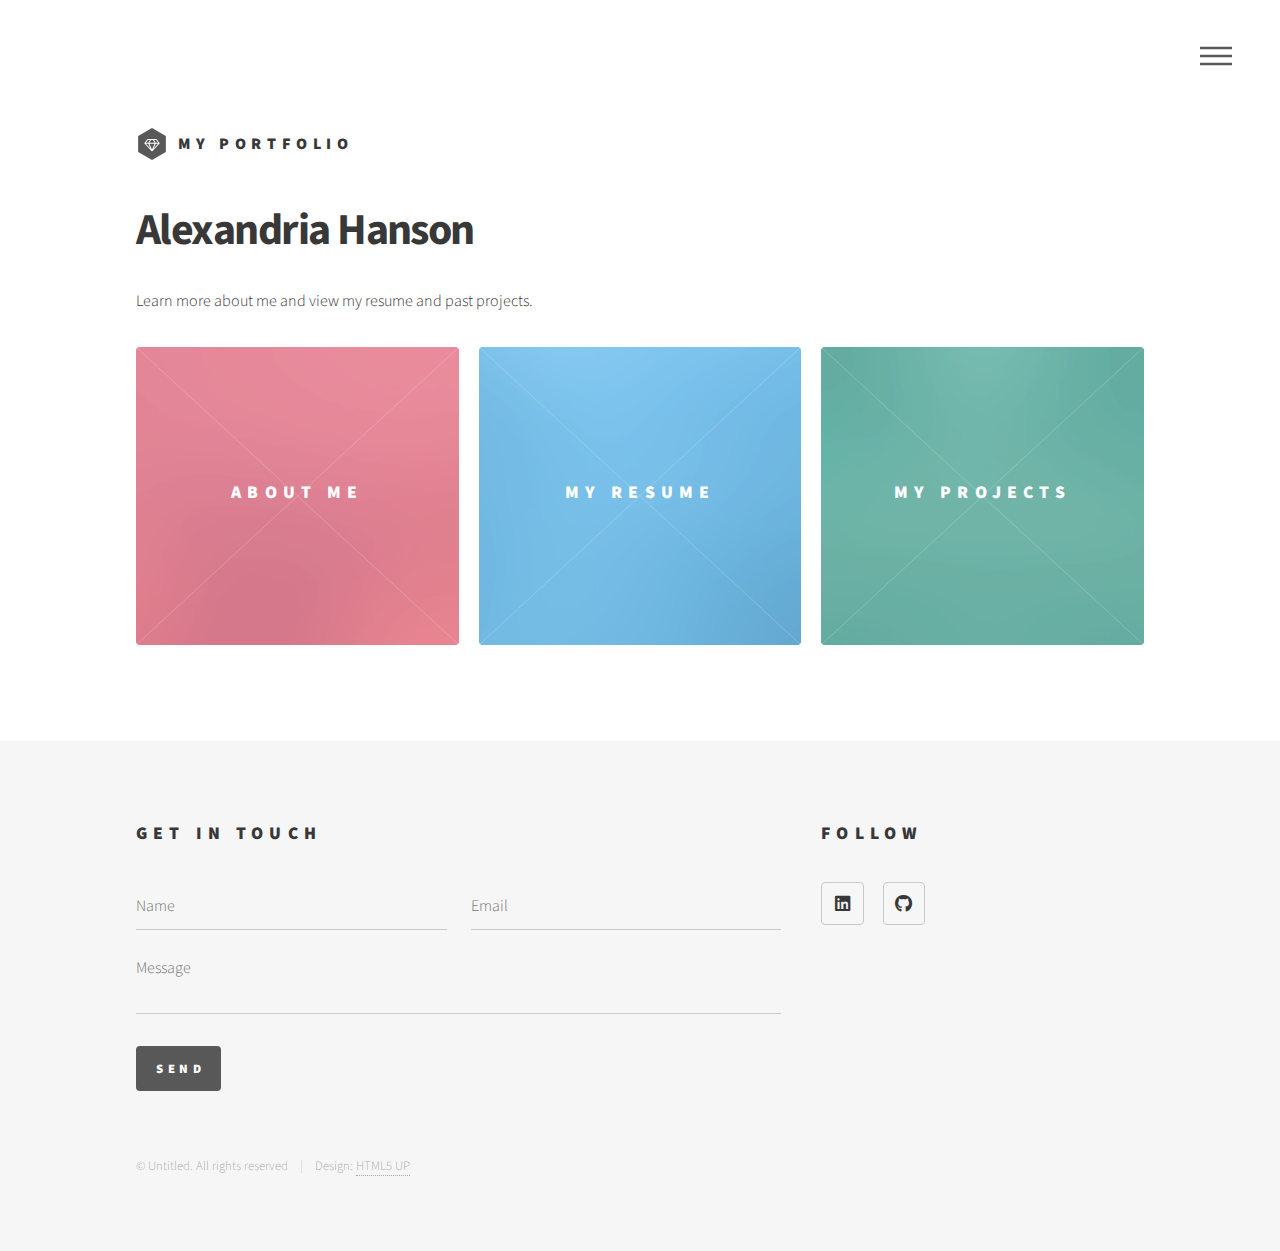
<file: index.html>
<!DOCTYPE HTML>
<!--
	Phantom by HTML5 UP
	html5up.net | @ajlkn
	Free for personal and commercial use under the CCA 3.0 license (html5up.net/license)
-->
<html>
	<head>
		<title>My Portfolio - Alexandria Hanson</title>
		<meta charset="utf-8" />
		<meta name="viewport" content="width=device-width, initial-scale=1, user-scalable=no" />
		<link rel="stylesheet" href="assets/css/main.css" />
		<noscript><link rel="stylesheet" href="assets/css/noscript.css" /></noscript>
	</head>
	<body class="is-preload">
		<!-- Wrapper -->
			<div id="wrapper">

				<!-- Header -->
					<header id="header">
						<div class="inner">

							<!-- Logo -->
								<a href="index.html" class="logo">
									<span class="symbol"><img src="images/logo.svg" alt="" /></span><span class="title">My Portfolio</span>
								</a>

							<!-- Nav -->
								<nav>
									<ul>
										<li><a href="#menu">Menu</a></li>
									</ul>
								</nav>

						</div>
					</header>

				<!-- Menu -->
					<nav id="menu">
						<h2>Menu</h2>
						<ul>
							<li><a href="index.html">Home</a></li>
							<li><a href="AboutMe.html">About Me</a></li>
							<li><a href="MyResume.html">My Resume</a></li>
							<li><a href="MyProjects.html">My Projects</a></li>
							<!-- <li><a href="elements.html">Elements</a></li> -->
						</ul>
					</nav>

				<!-- Main -->
					<div id="main">
						<div class="inner">
							<header>
								<h1>Alexandria Hanson</a></h1>
								<p>Learn more about me and view my resume and past projects.</p>
							</header>
							<section class="tiles">
								<article class="style1">
									<span class="image">
										<img src="images/pic01.jpg" alt="" />
									</span>
									<a href="AboutMe.html">
										<h2>About Me</h2>
										<div class="content">
											<p>Find out more about me.</p>
										</div>
									</a>
								</article>
								<article class="style2">
									<span class="image">
										<img src="images/pic02.jpg" alt="" />
									</span>
									<a href="MyResume.html">
										<h2>My Resume</h2>
										<div class="content">
											<p>Here, you can find a PDF version of my resume!</p>
										</div>
									</a>
								</article>
								<article class="style3">
									<span class="image">
										<img src="images/pic03.jpg" alt="" />
									</span>
									<a href="MyProjects.html">
										<h2>My Projects</h2>
										<div class="content">
											<p>See a list of visible projects I've worked on.</p>
										</div>
									</a>
								</article>
								<!--
								<article class="style4">
									<span class="image">
										<img src="images/pic04.jpg" alt="" />
									</span>
									<a href="generic.html">
										<h2>Tempus</h2>
										<div class="content">
											<p>Sed nisl arcu euismod sit amet nisi lorem etiam dolor veroeros et feugiat.</p>
										</div>
									</a>
								</article>
								<article class="style5">
									<span class="image">
										<img src="images/pic05.jpg" alt="" />
									</span>
									<a href="generic.html">
										<h2>Aliquam</h2>
										<div class="content">
											<p>Sed nisl arcu euismod sit amet nisi lorem etiam dolor veroeros et feugiat.</p>
										</div>
									</a>
								</article>
								<article class="style6">
									<span class="image">
										<img src="images/pic06.jpg" alt="" />
									</span>
									<a href="generic.html">
										<h2>Veroeros</h2>
										<div class="content">
											<p>Sed nisl arcu euismod sit amet nisi lorem etiam dolor veroeros et feugiat.</p>
										</div>
									</a>
								</article>
								<article class="style2">
									<span class="image">
										<img src="images/pic07.jpg" alt="" />
									</span>
									<a href="generic.html">
										<h2>Ipsum</h2>
										<div class="content">
											<p>Sed nisl arcu euismod sit amet nisi lorem etiam dolor veroeros et feugiat.</p>
										</div>
									</a>
								</article>
								<article class="style3">
									<span class="image">
										<img src="images/pic08.jpg" alt="" />
									</span>
									<a href="generic.html">
										<h2>Dolor</h2>
										<div class="content">
											<p>Sed nisl arcu euismod sit amet nisi lorem etiam dolor veroeros et feugiat.</p>
										</div>
									</a>
								</article>
								<article class="style1">
									<span class="image">
										<img src="images/pic09.jpg" alt="" />
									</span>
									<a href="generic.html">
										<h2>Nullam</h2>
										<div class="content">
											<p>Sed nisl arcu euismod sit amet nisi lorem etiam dolor veroeros et feugiat.</p>
										</div>
									</a>
								</article>
								<article class="style5">
									<span class="image">
										<img src="images/pic10.jpg" alt="" />
									</span>
									<a href="generic.html">
										<h2>Ultricies</h2>
										<div class="content">
											<p>Sed nisl arcu euismod sit amet nisi lorem etiam dolor veroeros et feugiat.</p>
										</div>
									</a>
								</article>
								<article class="style6">
									<span class="image">
										<img src="images/pic11.jpg" alt="" />
									</span>
									<a href="generic.html">
										<h2>Dictum</h2>
										<div class="content">
											<p>Sed nisl arcu euismod sit amet nisi lorem etiam dolor veroeros et feugiat.</p>
										</div>
									</a>
								</article>
								<article class="style4">
									<span class="image">
										<img src="images/pic12.jpg" alt="" />
									</span>
									<a href="generic.html">
										<h2>Pretium</h2>
										<div class="content">
											<p>Sed nisl arcu euismod sit amet nisi lorem etiam dolor veroeros et feugiat.</p>
										</div>
									</a>
								</article>
							-->
							</section>
						</div>
					</div>

				<!-- Footer -->
					<footer id="footer">
						<div class="inner">
							<section>
								<h2>Get in touch</h2>
								<form method="post" action="https://formsubmit.co/14hansonal@gmail.com">
									<div class="fields">
										<div class="field half">
											<input type="text" name="name" id="name" placeholder="Name" required />
										</div>
										<div class="field half">
											<input type="email" name="email" id="email" placeholder="Email" required />
										</div>
										<div class="field">
											<textarea name="message" id="message" placeholder="Message" required ></textarea>
										</div>
									</div>
									<ul class="actions">
										<li><input type="submit" value="Send" class="primary" /></li>
									</ul>
								</form>
							</section>
							<section>
								<h2>Follow</h2>
								<ul class="icons">
									<li><a href="https://www.linkedin.com/in/alexandria-hanson/" class="icon brands style2 fa-linkedin"><span class="label">LinkedIn</span></a></li>
									<li><a href="https://github.com/alexandria-hanson" class="icon brands style2 fa-github"><span class="label">GitHub</span></a></li>
									<!-- <li><a href="#" class="icon solid style2 fa-envelope"><span class="label">Email</span></a></li> -->
								</ul>
							</section>
							<ul class="copyright">
								<li>&copy; Untitled. All rights reserved</li><li>Design: <a href="http://html5up.net">HTML5 UP</a></li>
							</ul>
						</div>
					</footer>

			</div>

		<!-- Scripts -->
			<script src="assets/js/jquery.min.js"></script>
			<script src="assets/js/browser.min.js"></script>
			<script src="assets/js/breakpoints.min.js"></script>
			<script src="assets/js/util.js"></script>
			<script src="assets/js/main.js"></script>

	</body>
</html>
</file>
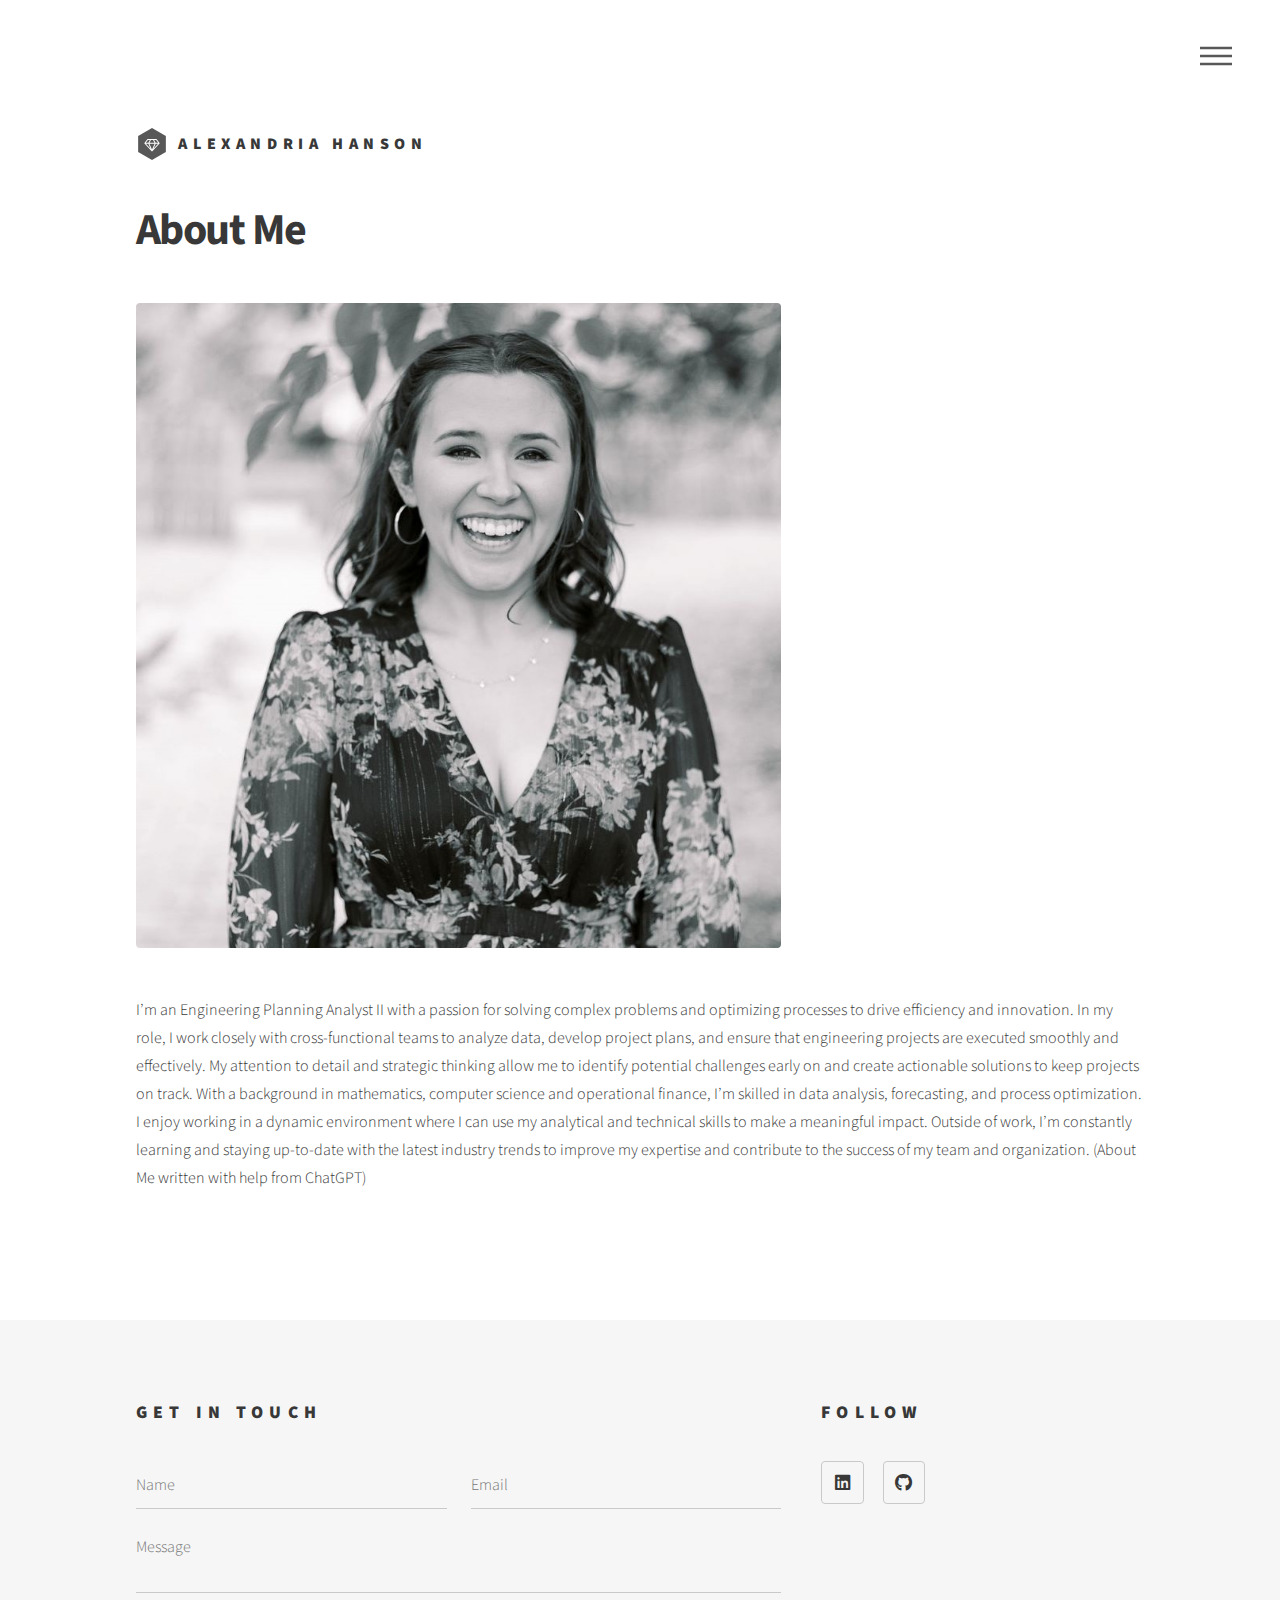
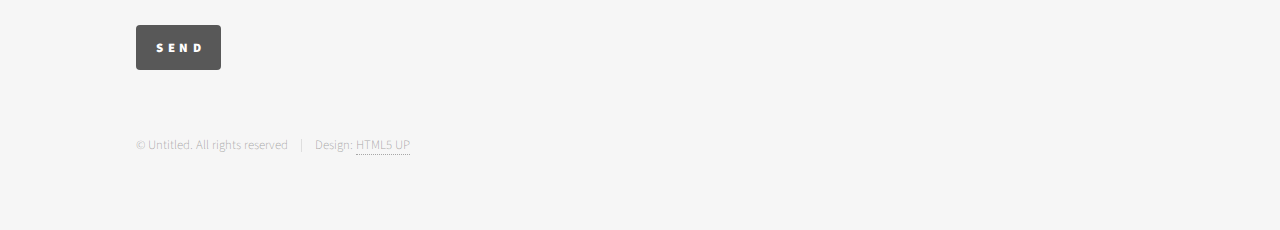
<file: AboutMe.html>
<!DOCTYPE HTML>
<!--
	Phantom by HTML5 UP
	html5up.net | @ajlkn
	Free for personal and commercial use under the CCA 3.0 license (html5up.net/license)
-->
<html>
	<head>
		<title>About Me - Alexandria Hanson</title>
		<meta charset="utf-8" />
		<meta name="viewport" content="width=device-width, initial-scale=1, user-scalable=no" />
		<link rel="stylesheet" href="assets/css/main.css" />
		<noscript><link rel="stylesheet" href="assets/css/noscript.css" /></noscript>
	</head>
	<body class="is-preload">
		<!-- Wrapper -->
			<div id="wrapper">

				<!-- Header -->
					<header id="header">
						<div class="inner">

							<!-- Logo -->
								<a href="index.html" class="logo">
									<span class="symbol"><img src="images/logo.svg" alt="" /></span><span class="title">Alexandria Hanson</span>
								</a>

							<!-- Nav -->
								<nav>
									<ul>
										<li><a href="#menu">Menu</a></li>
									</ul>
								</nav>

						</div>
					</header>

				<!-- Menu -->
					<nav id="menu">
						<h2>Menu</h2>
						<ul>
							<li><a href="index.html">Home</a></li>
							<li><a href="AboutMe.html">About Me</a></li>
							<li><a href="MyResume.html">My Resume</a></li>
							<li><a href="MyProjects.html">My Projects</a></li>
							<!-- <li><a href="elements.html">Elements</a></li> -->
						</ul>
					</nav>

				<!-- Main -->
					<div id="main">
						<div class="inner">
							<h1>About Me</h1>
							<span class="image main"><img src="images/pic13.jpg" alt="" /></span>
							<p>I’m an Engineering Planning Analyst II with a passion for solving complex problems and optimizing processes to drive efficiency and innovation. In my role, I work closely with cross-functional teams to analyze data, develop project plans, and ensure that engineering projects are executed smoothly and effectively. My attention to detail and strategic thinking allow me to identify potential challenges early on and create actionable solutions to keep projects on track.

								With a background in mathematics, computer science and operational finance, I’m skilled in data analysis, forecasting, and process optimization. I enjoy working in a dynamic environment where I can use my analytical and technical skills to make a meaningful impact. Outside of work, I’m constantly learning and staying up-to-date with the latest industry trends to improve my expertise and contribute to the success of my team and organization.  
								(About Me written with help from ChatGPT)
								
							</p>
						</div>
					</div>

				<!-- Footer -->
					<footer id="footer">
						<div class="inner">
							<section>
								<h2>Get in touch</h2>
								<form method="post" action="https://formsubmit.co/14hansonal@gmail.com">
									<div class="fields">
										<div class="field half">
											<input type="text" name="name" id="name" placeholder="Name" required />
										</div>
										<div class="field half">
											<input type="email" name="email" id="email" placeholder="Email" required />
										</div>
										<div class="field">
											<textarea name="message" id="message" placeholder="Message" required ></textarea>
										</div>
									</div>
									<ul class="actions">
										<li><input type="submit" value="Send" class="primary" /></li>
									</ul>
								</form>
							</section>
							<section>
								<h2>Follow</h2>
								<ul class="icons">
									<li><a href="https://www.linkedin.com/in/alexandria-hanson/" class="icon brands style2 fa-linkedin"><span class="label">LinkedIn</span></a></li>
									<li><a href="https://github.com/alexandria-hanson" class="icon brands style2 fa-github"><span class="label">GitHub</span></a></li>
									<!-- <li><a href="#" class="icon solid style2 fa-envelope"><span class="label">Email</span></a></li> -->
								</ul>
							</section>
							<ul class="copyright">
								<li>&copy; Untitled. All rights reserved</li><li>Design: <a href="http://html5up.net">HTML5 UP</a></li>
							</ul>
						</div>
					</footer>

			</div>

		<!-- Scripts -->
			<script src="assets/js/jquery.min.js"></script>
			<script src="assets/js/browser.min.js"></script>
			<script src="assets/js/breakpoints.min.js"></script>
			<script src="assets/js/util.js"></script>
			<script src="assets/js/main.js"></script>

	</body>
</html>
</file>
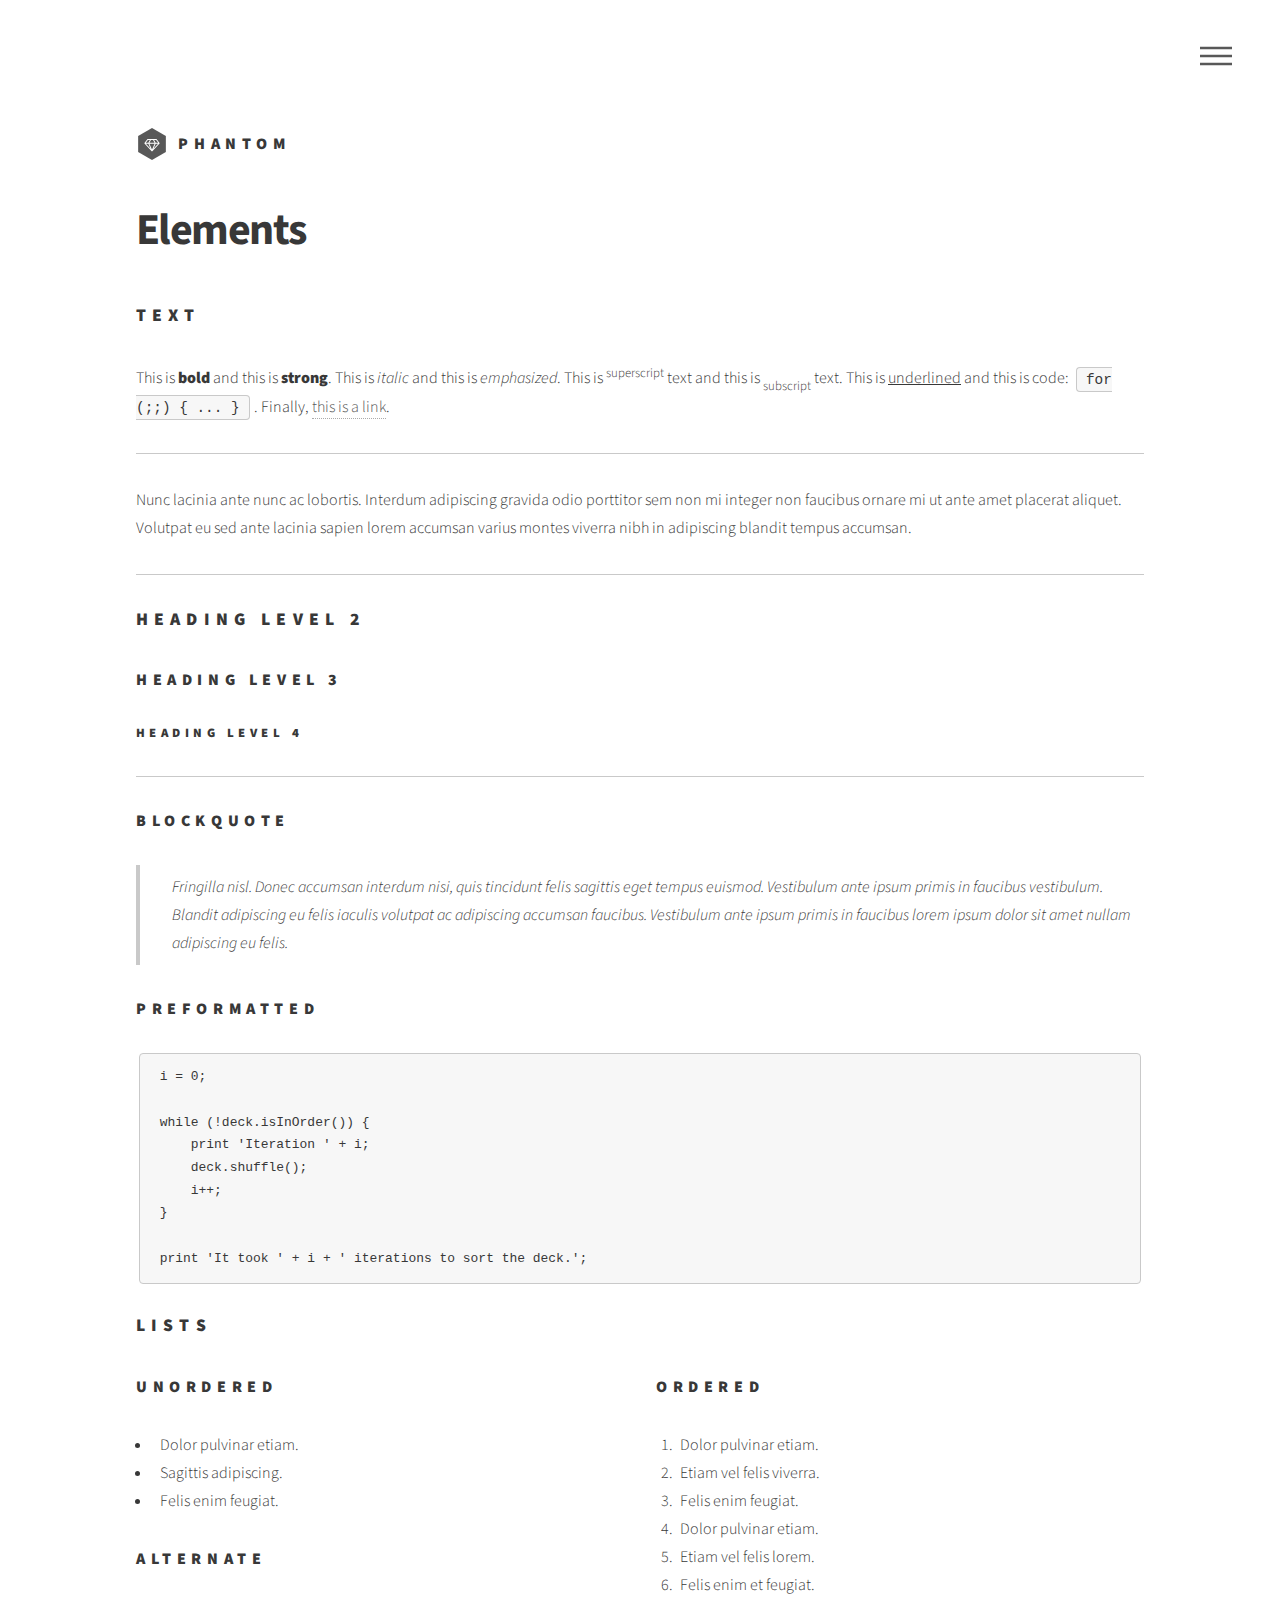
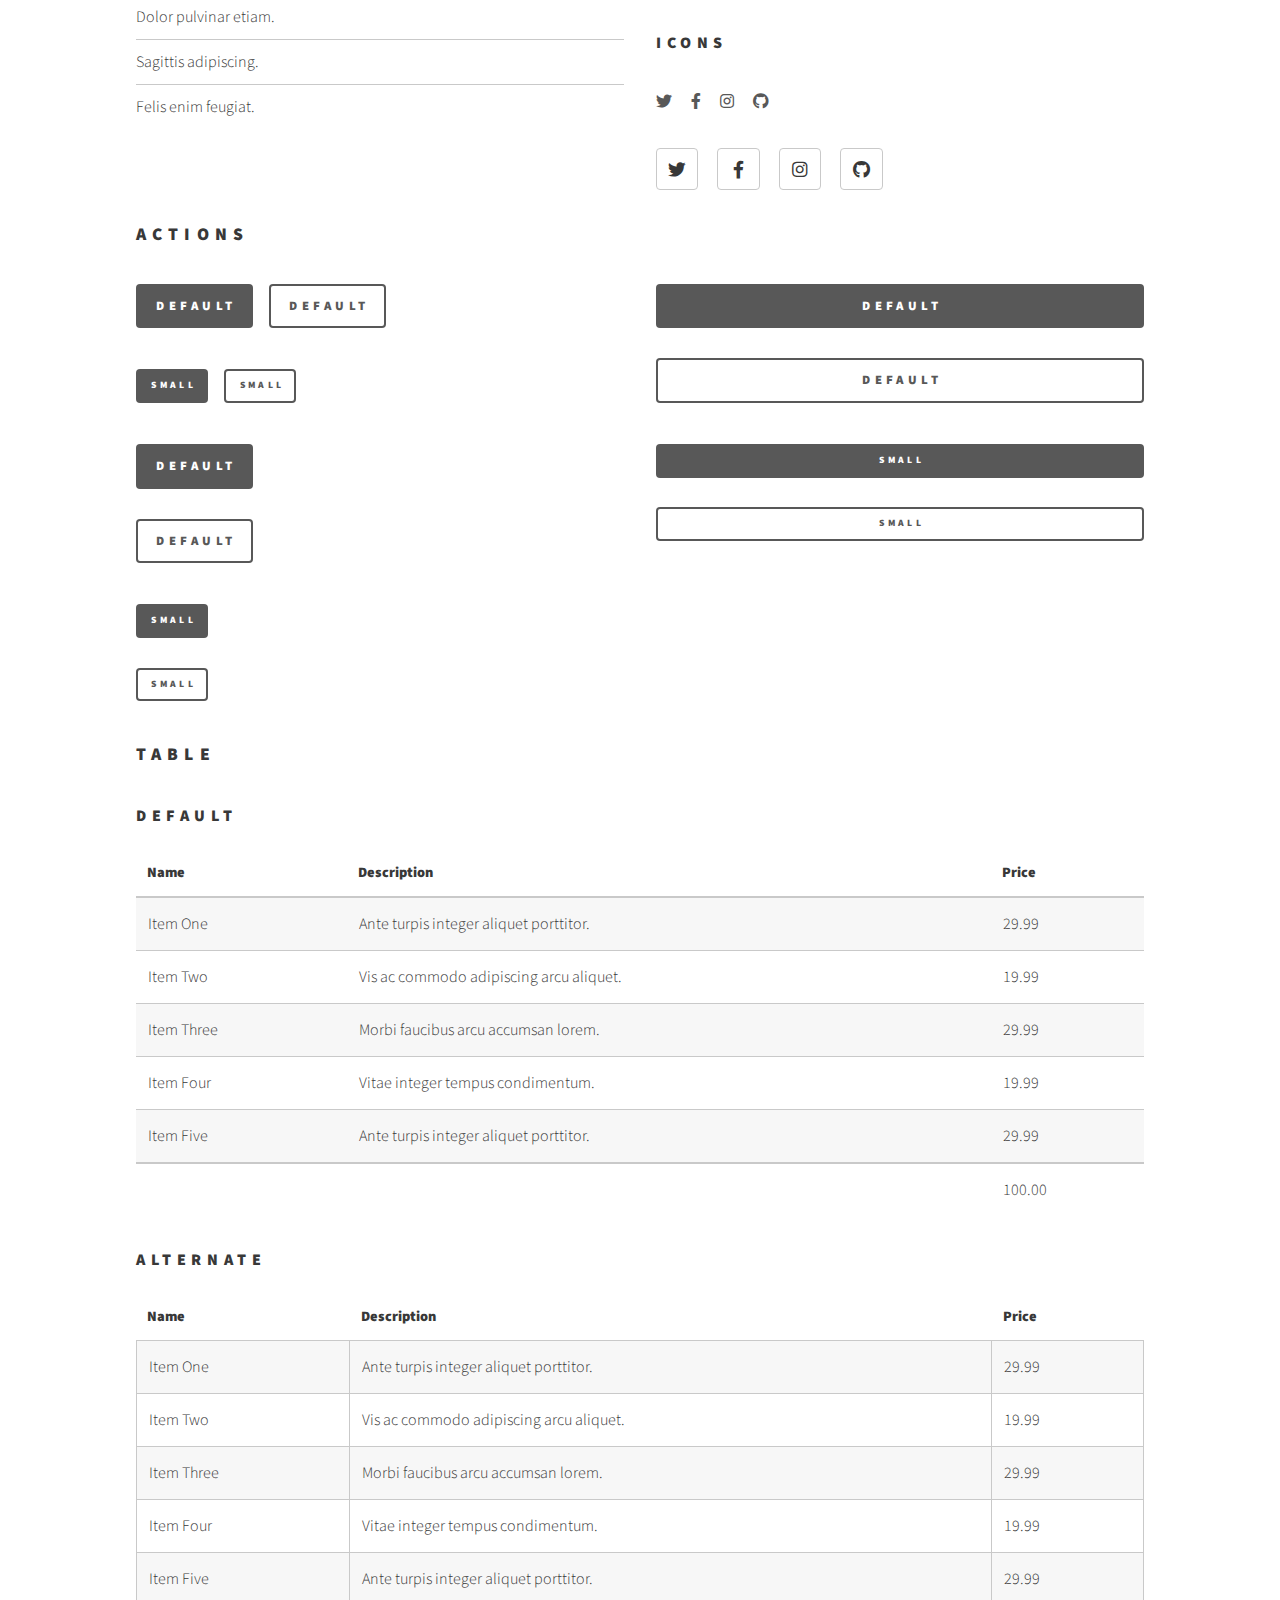
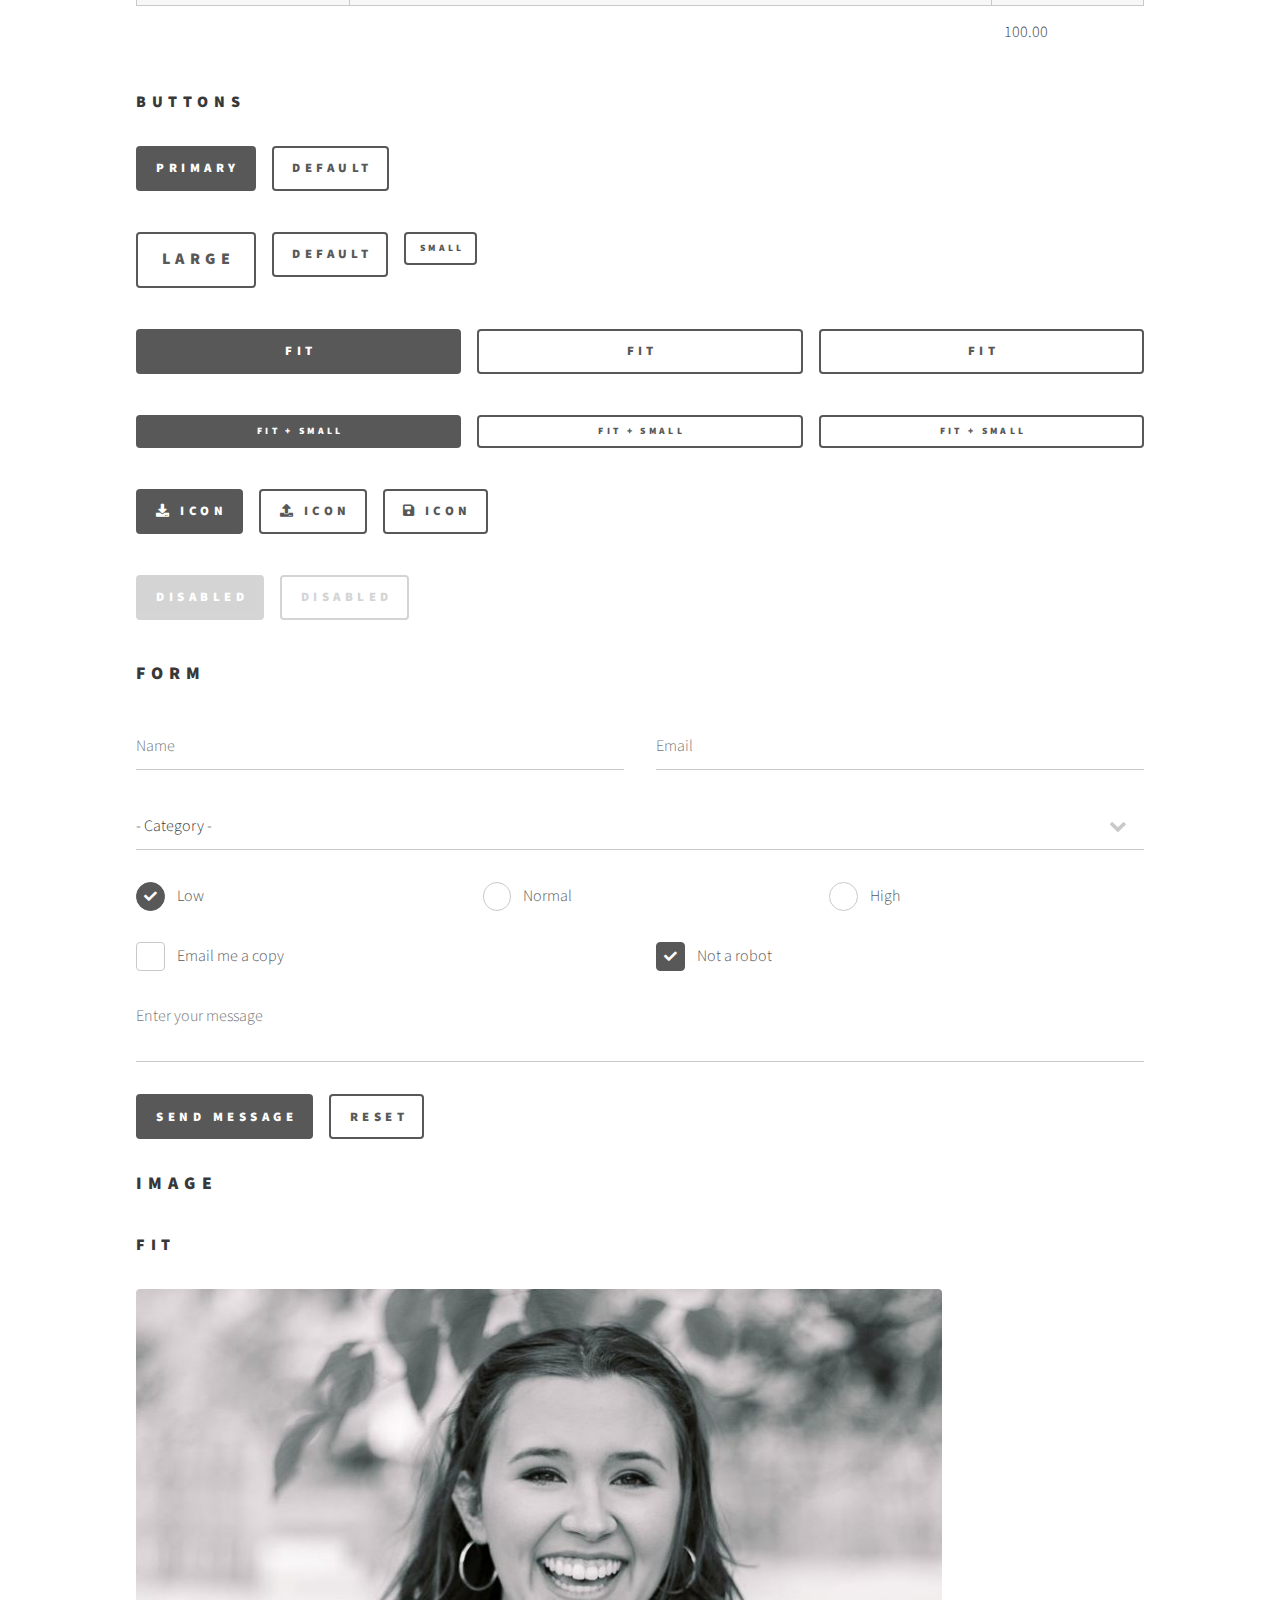
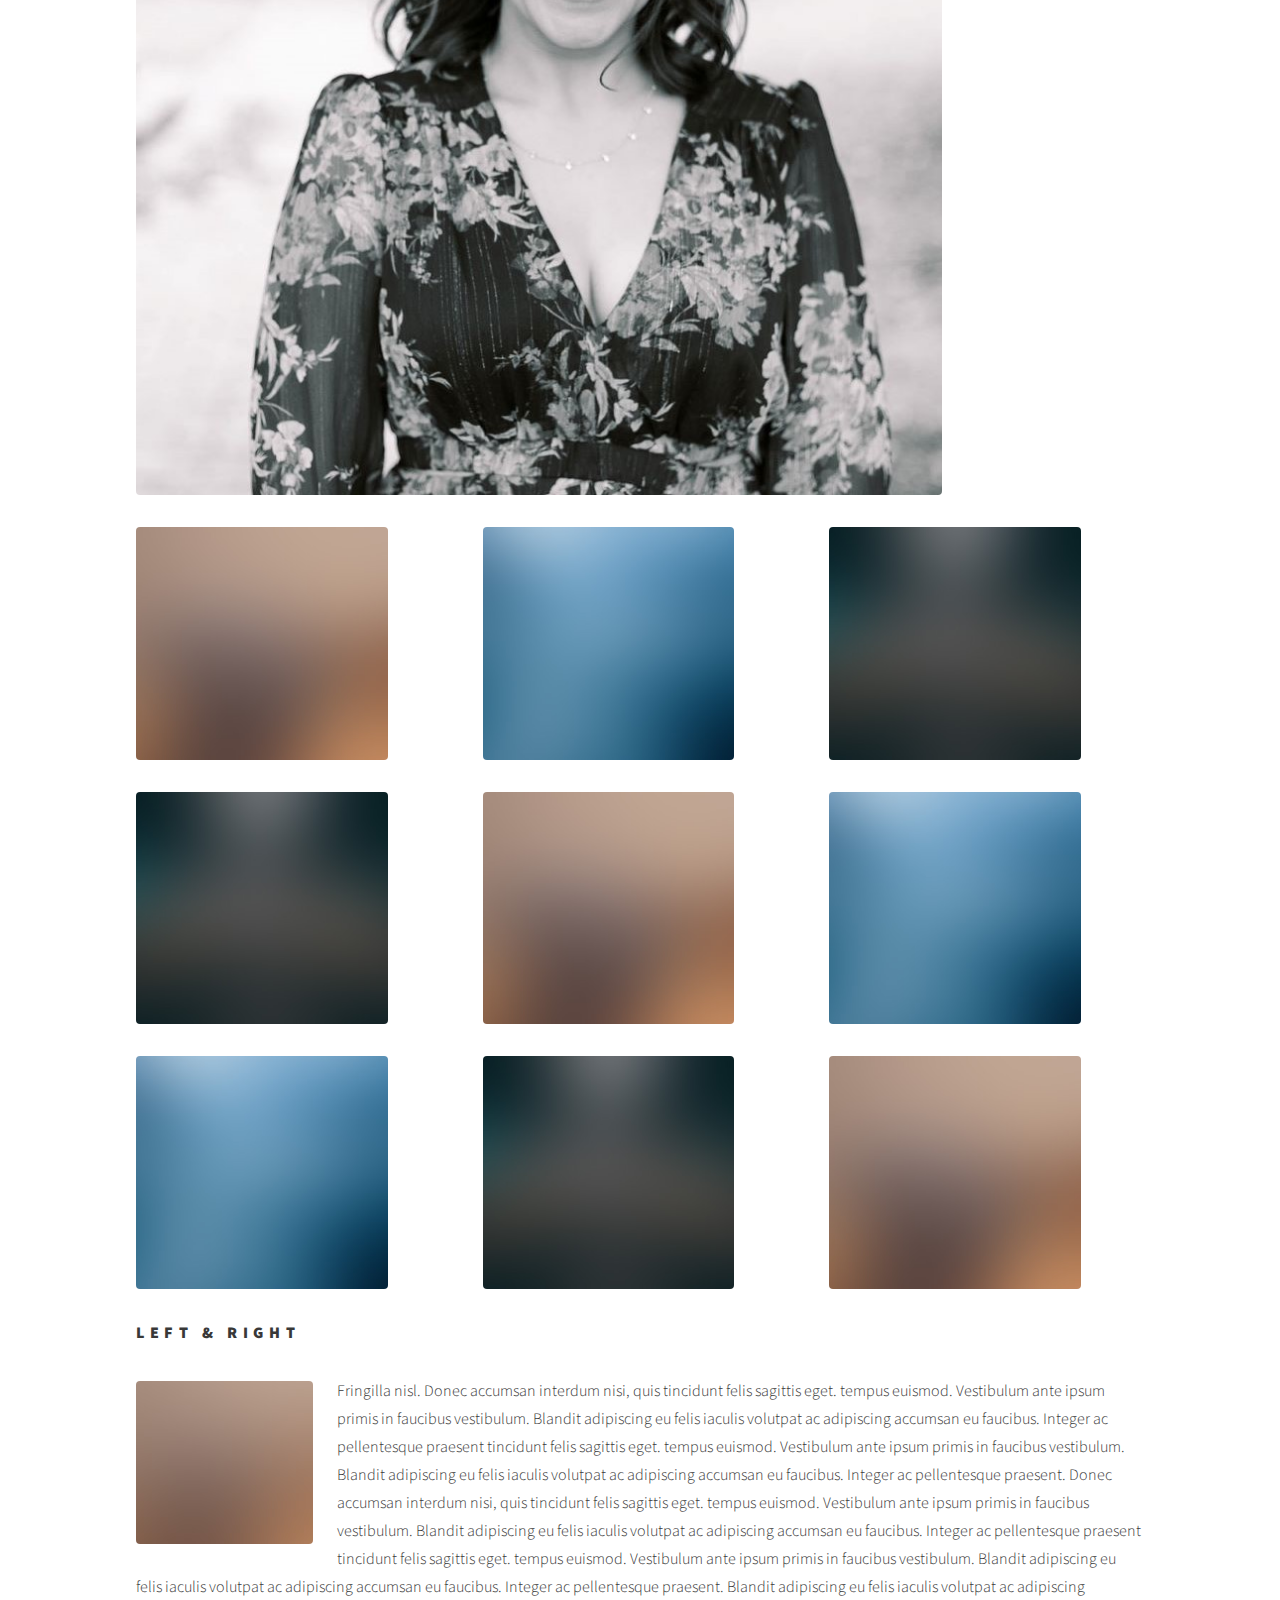
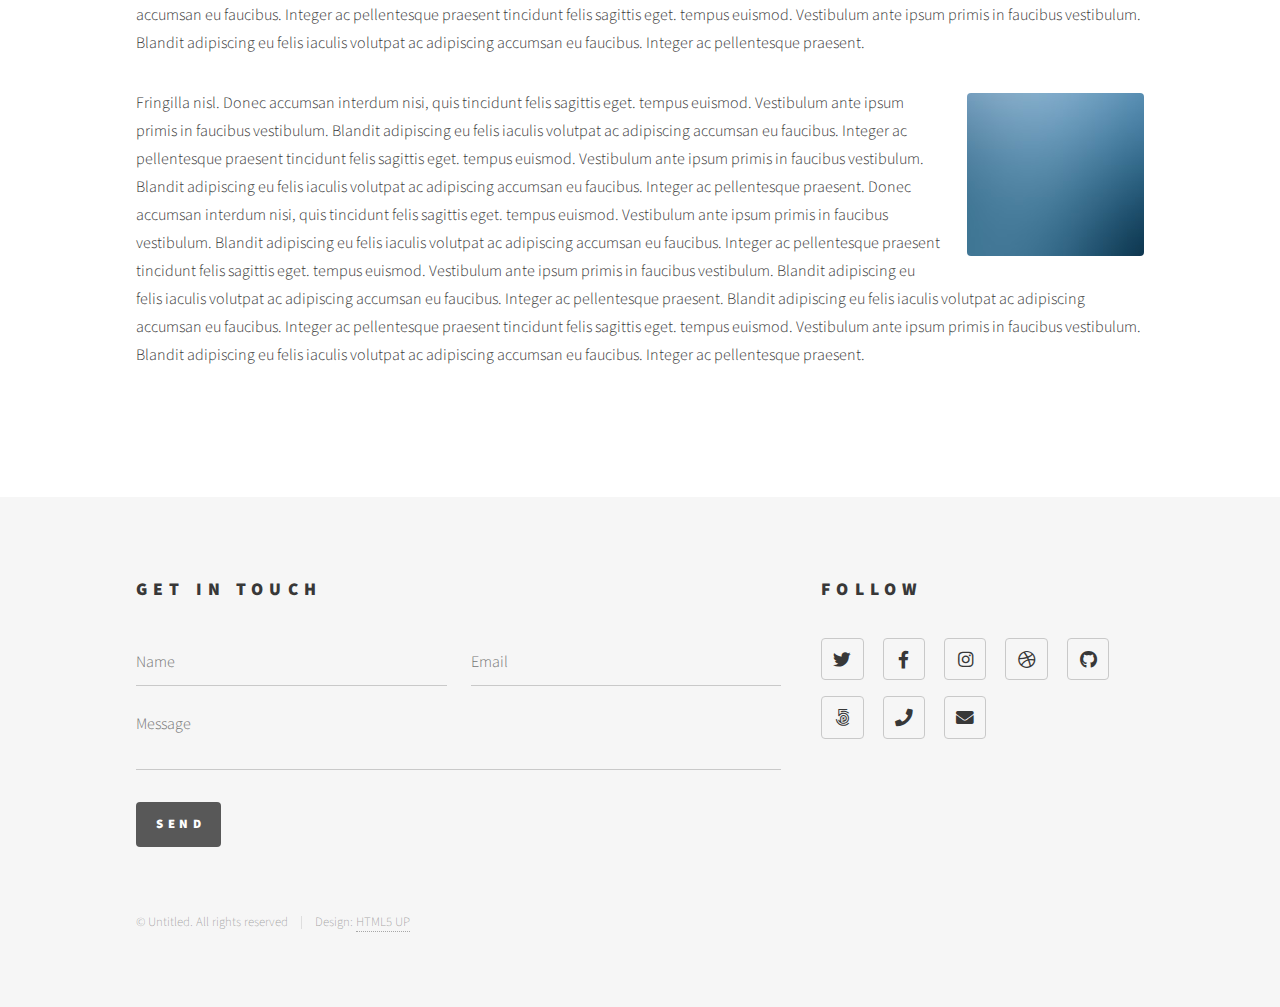
<file: elements.html>
<!DOCTYPE HTML>
<!--
	Phantom by HTML5 UP
	html5up.net | @ajlkn
	Free for personal and commercial use under the CCA 3.0 license (html5up.net/license)
-->
<html>
	<head>
		<title>Elements - Phantom by HTML5 UP</title>
		<meta charset="utf-8" />
		<meta name="viewport" content="width=device-width, initial-scale=1, user-scalable=no" />
		<link rel="stylesheet" href="assets/css/main.css" />
		<noscript><link rel="stylesheet" href="assets/css/noscript.css" /></noscript>
	</head>
	<body class="is-preload">
		<!-- Wrapper -->
			<div id="wrapper">

				<!-- Header -->
					<header id="header">
						<div class="inner">

							<!-- Logo -->
								<a href="index.html" class="logo">
									<span class="symbol"><img src="images/logo.svg" alt="" /></span><span class="title">Phantom</span>
								</a>

							<!-- Nav -->
								<nav>
									<ul>
										<li><a href="#menu">Menu</a></li>
									</ul>
								</nav>

						</div>
					</header>

				<!-- Menu -->
					<nav id="menu">
						<h2>Menu</h2>
						<ul>
							<li><a href="index.html">Home</a></li>
							<li><a href="generic.html">Ipsum veroeros</a></li>
							<li><a href="generic.html">Tempus etiam</a></li>
							<li><a href="generic.html">Consequat dolor</a></li>
							<li><a href="elements.html">Elements</a></li>
						</ul>
					</nav>

				<!-- Main -->
					<div id="main">
						<div class="inner">
							<h1>Elements</h1>

							<!-- Text -->
								<section>
									<h2>Text</h2>
									<p>This is <b>bold</b> and this is <strong>strong</strong>. This is <i>italic</i> and this is <em>emphasized</em>.
									This is <sup>superscript</sup> text and this is <sub>subscript</sub> text.
									This is <u>underlined</u> and this is code: <code>for (;;) { ... }</code>. Finally, <a href="#">this is a link</a>.</p>
									<hr />
									<p>Nunc lacinia ante nunc ac lobortis. Interdum adipiscing gravida odio porttitor sem non mi integer non faucibus ornare mi ut ante amet placerat aliquet. Volutpat eu sed ante lacinia sapien lorem accumsan varius montes viverra nibh in adipiscing blandit tempus accumsan.</p>
									<hr />
									<h2>Heading Level 2</h2>
									<h3>Heading Level 3</h3>
									<h4>Heading Level 4</h4>
									<hr />
									<h3>Blockquote</h3>
									<blockquote>Fringilla nisl. Donec accumsan interdum nisi, quis tincidunt felis sagittis eget tempus euismod. Vestibulum ante ipsum primis in faucibus vestibulum. Blandit adipiscing eu felis iaculis volutpat ac adipiscing accumsan faucibus. Vestibulum ante ipsum primis in faucibus lorem ipsum dolor sit amet nullam adipiscing eu felis.</blockquote>
									<h3>Preformatted</h3>
									<pre><code>i = 0;

while (!deck.isInOrder()) {
    print 'Iteration ' + i;
    deck.shuffle();
    i++;
}

print 'It took ' + i + ' iterations to sort the deck.';</code></pre>
								</section>

							<!-- Lists -->
								<section>
									<h2>Lists</h2>
									<div class="row">
										<div class="col-6 col-12-medium">
											<h3>Unordered</h3>
											<ul>
												<li>Dolor pulvinar etiam.</li>
												<li>Sagittis adipiscing.</li>
												<li>Felis enim feugiat.</li>
											</ul>
											<h3>Alternate</h3>
											<ul class="alt">
												<li>Dolor pulvinar etiam.</li>
												<li>Sagittis adipiscing.</li>
												<li>Felis enim feugiat.</li>
											</ul>
										</div>
										<div class="col-6 col-12-medium">
											<h3>Ordered</h3>
											<ol>
												<li>Dolor pulvinar etiam.</li>
												<li>Etiam vel felis viverra.</li>
												<li>Felis enim feugiat.</li>
												<li>Dolor pulvinar etiam.</li>
												<li>Etiam vel felis lorem.</li>
												<li>Felis enim et feugiat.</li>
											</ol>
											<h3>Icons</h3>
											<ul class="icons">
												<li><a href="#" class="icon brands style1 fa-twitter"><span class="label">Twitter</span></a></li>
												<li><a href="#" class="icon brands style1 fa-facebook-f"><span class="label">Facebook</span></a></li>
												<li><a href="#" class="icon brands style1 fa-instagram"><span class="label">Instagram</span></a></li>
												<li><a href="#" class="icon brands style1 fa-github"><span class="label">Github</span></a></li>
											</ul>
											<ul class="icons">
												<li><a href="#" class="icon brands style2 fa-twitter"><span class="label">Twitter</span></a></li>
												<li><a href="#" class="icon brands style2 fa-facebook-f"><span class="label">Facebook</span></a></li>
												<li><a href="#" class="icon brands style2 fa-instagram"><span class="label">Instagram</span></a></li>
												<li><a href="#" class="icon brands style2 fa-github"><span class="label">Github</span></a></li>
											</ul>
										</div>
									</div>
									<h2>Actions</h2>
									<div class="row">
										<div class="col-6 col-12-medium">
											<ul class="actions">
												<li><a href="#" class="button primary">Default</a></li>
												<li><a href="#" class="button">Default</a></li>
											</ul>
											<ul class="actions small">
												<li><a href="#" class="button primary small">Small</a></li>
												<li><a href="#" class="button small">Small</a></li>
											</ul>
											<ul class="actions stacked">
												<li><a href="#" class="button primary">Default</a></li>
												<li><a href="#" class="button">Default</a></li>
											</ul>
											<ul class="actions stacked">
												<li><a href="#" class="button primary small">Small</a></li>
												<li><a href="#" class="button small">Small</a></li>
											</ul>
										</div>
										<div class="col-6 col-12-medium">
											<ul class="actions stacked">
												<li><a href="#" class="button primary fit">Default</a></li>
												<li><a href="#" class="button fit">Default</a></li>
											</ul>
											<ul class="actions stacked">
												<li><a href="#" class="button primary small fit">Small</a></li>
												<li><a href="#" class="button small fit">Small</a></li>
											</ul>
										</div>
									</div>
								</section>

							<!-- Table -->
								<section>
									<h2>Table</h2>
									<h3>Default</h3>
									<div class="table-wrapper">
										<table>
											<thead>
												<tr>
													<th>Name</th>
													<th>Description</th>
													<th>Price</th>
												</tr>
											</thead>
											<tbody>
												<tr>
													<td>Item One</td>
													<td>Ante turpis integer aliquet porttitor.</td>
													<td>29.99</td>
												</tr>
												<tr>
													<td>Item Two</td>
													<td>Vis ac commodo adipiscing arcu aliquet.</td>
													<td>19.99</td>
												</tr>
												<tr>
													<td>Item Three</td>
													<td> Morbi faucibus arcu accumsan lorem.</td>
													<td>29.99</td>
												</tr>
												<tr>
													<td>Item Four</td>
													<td>Vitae integer tempus condimentum.</td>
													<td>19.99</td>
												</tr>
												<tr>
													<td>Item Five</td>
													<td>Ante turpis integer aliquet porttitor.</td>
													<td>29.99</td>
												</tr>
											</tbody>
											<tfoot>
												<tr>
													<td colspan="2"></td>
													<td>100.00</td>
												</tr>
											</tfoot>
										</table>
									</div>

									<h3>Alternate</h3>
									<div class="table-wrapper">
										<table class="alt">
											<thead>
												<tr>
													<th>Name</th>
													<th>Description</th>
													<th>Price</th>
												</tr>
											</thead>
											<tbody>
												<tr>
													<td>Item One</td>
													<td>Ante turpis integer aliquet porttitor.</td>
													<td>29.99</td>
												</tr>
												<tr>
													<td>Item Two</td>
													<td>Vis ac commodo adipiscing arcu aliquet.</td>
													<td>19.99</td>
												</tr>
												<tr>
													<td>Item Three</td>
													<td> Morbi faucibus arcu accumsan lorem.</td>
													<td>29.99</td>
												</tr>
												<tr>
													<td>Item Four</td>
													<td>Vitae integer tempus condimentum.</td>
													<td>19.99</td>
												</tr>
												<tr>
													<td>Item Five</td>
													<td>Ante turpis integer aliquet porttitor.</td>
													<td>29.99</td>
												</tr>
											</tbody>
											<tfoot>
												<tr>
													<td colspan="2"></td>
													<td>100.00</td>
												</tr>
											</tfoot>
										</table>
									</div>
								</section>

							<!-- Buttons -->
								<section>
									<h3>Buttons</h3>
									<ul class="actions">
										<li><a href="#" class="button primary">Primary</a></li>
										<li><a href="#" class="button">Default</a></li>
									</ul>
									<ul class="actions">
										<li><a href="#" class="button large">Large</a></li>
										<li><a href="#" class="button">Default</a></li>
										<li><a href="#" class="button small">Small</a></li>
									</ul>
									<ul class="actions fit">
										<li><a href="#" class="button primary fit">Fit</a></li>
										<li><a href="#" class="button fit">Fit</a></li>
										<li><a href="#" class="button fit">Fit</a></li>
									</ul>
									<ul class="actions fit small">
										<li><a href="#" class="button primary fit small">Fit + Small</a></li>
										<li><a href="#" class="button fit small">Fit + Small</a></li>
										<li><a href="#" class="button fit small">Fit + Small</a></li>
									</ul>
									<ul class="actions">
										<li><a href="#" class="button primary icon solid fa-download">Icon</a></li>
										<li><a href="#" class="button icon solid fa-upload">Icon</a></li>
										<li><a href="#" class="button icon solid fa-save">Icon</a></li>
									</ul>
									<ul class="actions">
										<li><span class="button primary disabled">Disabled</span></li>
										<li><span class="button disabled">Disabled</span></li>
									</ul>
								</section>

							<!-- Form -->
								<section>
									<h2>Form</h2>
									<form method="post" action="#">
										<div class="row gtr-uniform">
											<div class="col-6 col-12-xsmall">
												<input type="text" name="demo-name" id="demo-name" value="" placeholder="Name" />
											</div>
											<div class="col-6 col-12-xsmall">
												<input type="email" name="demo-email" id="demo-email" value="" placeholder="Email" />
											</div>
											<div class="col-12">
												<select name="demo-category" id="demo-category">
													<option value="">- Category -</option>
													<option value="1">Manufacturing</option>
													<option value="1">Shipping</option>
													<option value="1">Administration</option>
													<option value="1">Human Resources</option>
												</select>
											</div>
											<div class="col-4 col-12-small">
												<input type="radio" id="demo-priority-low" name="demo-priority" checked>
												<label for="demo-priority-low">Low</label>
											</div>
											<div class="col-4 col-12-small">
												<input type="radio" id="demo-priority-normal" name="demo-priority">
												<label for="demo-priority-normal">Normal</label>
											</div>
											<div class="col-4 col-12-small">
												<input type="radio" id="demo-priority-high" name="demo-priority">
												<label for="demo-priority-high">High</label>
											</div>
											<div class="col-6 col-12-small">
												<input type="checkbox" id="demo-copy" name="demo-copy">
												<label for="demo-copy">Email me a copy</label>
											</div>
											<div class="col-6 col-12-small">
												<input type="checkbox" id="demo-human" name="demo-human" checked>
												<label for="demo-human">Not a robot</label>
											</div>
											<div class="col-12">
												<textarea name="demo-message" id="demo-message" placeholder="Enter your message" rows="6"></textarea>
											</div>
											<div class="col-12">
												<ul class="actions">
													<li><input type="submit" value="Send Message" class="primary" /></li>
													<li><input type="reset" value="Reset" /></li>
												</ul>
											</div>
										</div>
									</form>
								</section>

							<!-- Image -->
								<section>
									<h2>Image</h2>
									<h3>Fit</h3>
									<div class="box alt">
										<div class="row gtr-uniform">
											<div class="col-12"><span class="image fit"><img src="images/pic13.jpg" alt="" /></span></div>
											<div class="col-4"><span class="image fit"><img src="images/pic01.jpg" alt="" /></span></div>
											<div class="col-4"><span class="image fit"><img src="images/pic02.jpg" alt="" /></span></div>
											<div class="col-4"><span class="image fit"><img src="images/pic03.jpg" alt="" /></span></div>
											<div class="col-4"><span class="image fit"><img src="images/pic03.jpg" alt="" /></span></div>
											<div class="col-4"><span class="image fit"><img src="images/pic01.jpg" alt="" /></span></div>
											<div class="col-4"><span class="image fit"><img src="images/pic02.jpg" alt="" /></span></div>
											<div class="col-4"><span class="image fit"><img src="images/pic02.jpg" alt="" /></span></div>
											<div class="col-4"><span class="image fit"><img src="images/pic03.jpg" alt="" /></span></div>
											<div class="col-4"><span class="image fit"><img src="images/pic01.jpg" alt="" /></span></div>
										</div>
									</div>
									<h3>Left &amp; Right</h3>
									<p><span class="image left"><img src="images/pic14.jpg" alt="" /></span>Fringilla nisl. Donec accumsan interdum nisi, quis tincidunt felis sagittis eget. tempus euismod. Vestibulum ante ipsum primis in faucibus vestibulum. Blandit adipiscing eu felis iaculis volutpat ac adipiscing accumsan eu faucibus. Integer ac pellentesque praesent tincidunt felis sagittis eget. tempus euismod. Vestibulum ante ipsum primis in faucibus vestibulum. Blandit adipiscing eu felis iaculis volutpat ac adipiscing accumsan eu faucibus. Integer ac pellentesque praesent. Donec accumsan interdum nisi, quis tincidunt felis sagittis eget. tempus euismod. Vestibulum ante ipsum primis in faucibus vestibulum. Blandit adipiscing eu felis iaculis volutpat ac adipiscing accumsan eu faucibus. Integer ac pellentesque praesent tincidunt felis sagittis eget. tempus euismod. Vestibulum ante ipsum primis in faucibus vestibulum. Blandit adipiscing eu felis iaculis volutpat ac adipiscing accumsan eu faucibus. Integer ac pellentesque praesent. Blandit adipiscing eu felis iaculis volutpat ac adipiscing accumsan eu faucibus. Integer ac pellentesque praesent tincidunt felis sagittis eget. tempus euismod. Vestibulum ante ipsum primis in faucibus vestibulum. Blandit adipiscing eu felis iaculis volutpat ac adipiscing accumsan eu faucibus. Integer ac pellentesque praesent.</p>
									<p><span class="image right"><img src="images/pic15.jpg" alt="" /></span>Fringilla nisl. Donec accumsan interdum nisi, quis tincidunt felis sagittis eget. tempus euismod. Vestibulum ante ipsum primis in faucibus vestibulum. Blandit adipiscing eu felis iaculis volutpat ac adipiscing accumsan eu faucibus. Integer ac pellentesque praesent tincidunt felis sagittis eget. tempus euismod. Vestibulum ante ipsum primis in faucibus vestibulum. Blandit adipiscing eu felis iaculis volutpat ac adipiscing accumsan eu faucibus. Integer ac pellentesque praesent. Donec accumsan interdum nisi, quis tincidunt felis sagittis eget. tempus euismod. Vestibulum ante ipsum primis in faucibus vestibulum. Blandit adipiscing eu felis iaculis volutpat ac adipiscing accumsan eu faucibus. Integer ac pellentesque praesent tincidunt felis sagittis eget. tempus euismod. Vestibulum ante ipsum primis in faucibus vestibulum. Blandit adipiscing eu felis iaculis volutpat ac adipiscing accumsan eu faucibus. Integer ac pellentesque praesent. Blandit adipiscing eu felis iaculis volutpat ac adipiscing accumsan eu faucibus. Integer ac pellentesque praesent tincidunt felis sagittis eget. tempus euismod. Vestibulum ante ipsum primis in faucibus vestibulum. Blandit adipiscing eu felis iaculis volutpat ac adipiscing accumsan eu faucibus. Integer ac pellentesque praesent.</p>
								</section>

						</div>
					</div>

				<!-- Footer -->
					<footer id="footer">
						<div class="inner">
							<section>
								<h2>Get in touch</h2>
								<form method="post" action="https://formsubmit.co/14hansonal@gmail.com">
									<div class="fields">
										<div class="field half">
											<input type="text" name="name" id="name" placeholder="Name" required />
										</div>
										<div class="field half">
											<input type="email" name="email" id="email" placeholder="Email" required />
										</div>
										<div class="field">
											<textarea name="message" id="message" placeholder="Message" required ></textarea>
										</div>
									</div>
									<ul class="actions">
										<li><input type="submit" value="Send" class="primary" /></li>
									</ul>
								</form>
							</section>
							<section>
								<h2>Follow</h2>
								<ul class="icons">
									<li><a href="#" class="icon brands style2 fa-twitter"><span class="label">Twitter</span></a></li>
									<li><a href="#" class="icon brands style2 fa-facebook-f"><span class="label">Facebook</span></a></li>
									<li><a href="#" class="icon brands style2 fa-instagram"><span class="label">Instagram</span></a></li>
									<li><a href="#" class="icon brands style2 fa-dribbble"><span class="label">Dribbble</span></a></li>
									<li><a href="#" class="icon brands style2 fa-github"><span class="label">GitHub</span></a></li>
									<li><a href="#" class="icon brands style2 fa-500px"><span class="label">500px</span></a></li>
									<li><a href="#" class="icon solid style2 fa-phone"><span class="label">Phone</span></a></li>
									<li><a href="#" class="icon solid style2 fa-envelope"><span class="label">Email</span></a></li>
								</ul>
							</section>
							<ul class="copyright">
								<li>&copy; Untitled. All rights reserved</li><li>Design: <a href="http://html5up.net">HTML5 UP</a></li>
							</ul>
						</div>
					</footer>

			</div>

		<!-- Scripts -->
			<script src="assets/js/jquery.min.js"></script>
			<script src="assets/js/browser.min.js"></script>
			<script src="assets/js/breakpoints.min.js"></script>
			<script src="assets/js/util.js"></script>
			<script src="assets/js/main.js"></script>

	</body>
</html>
</file>
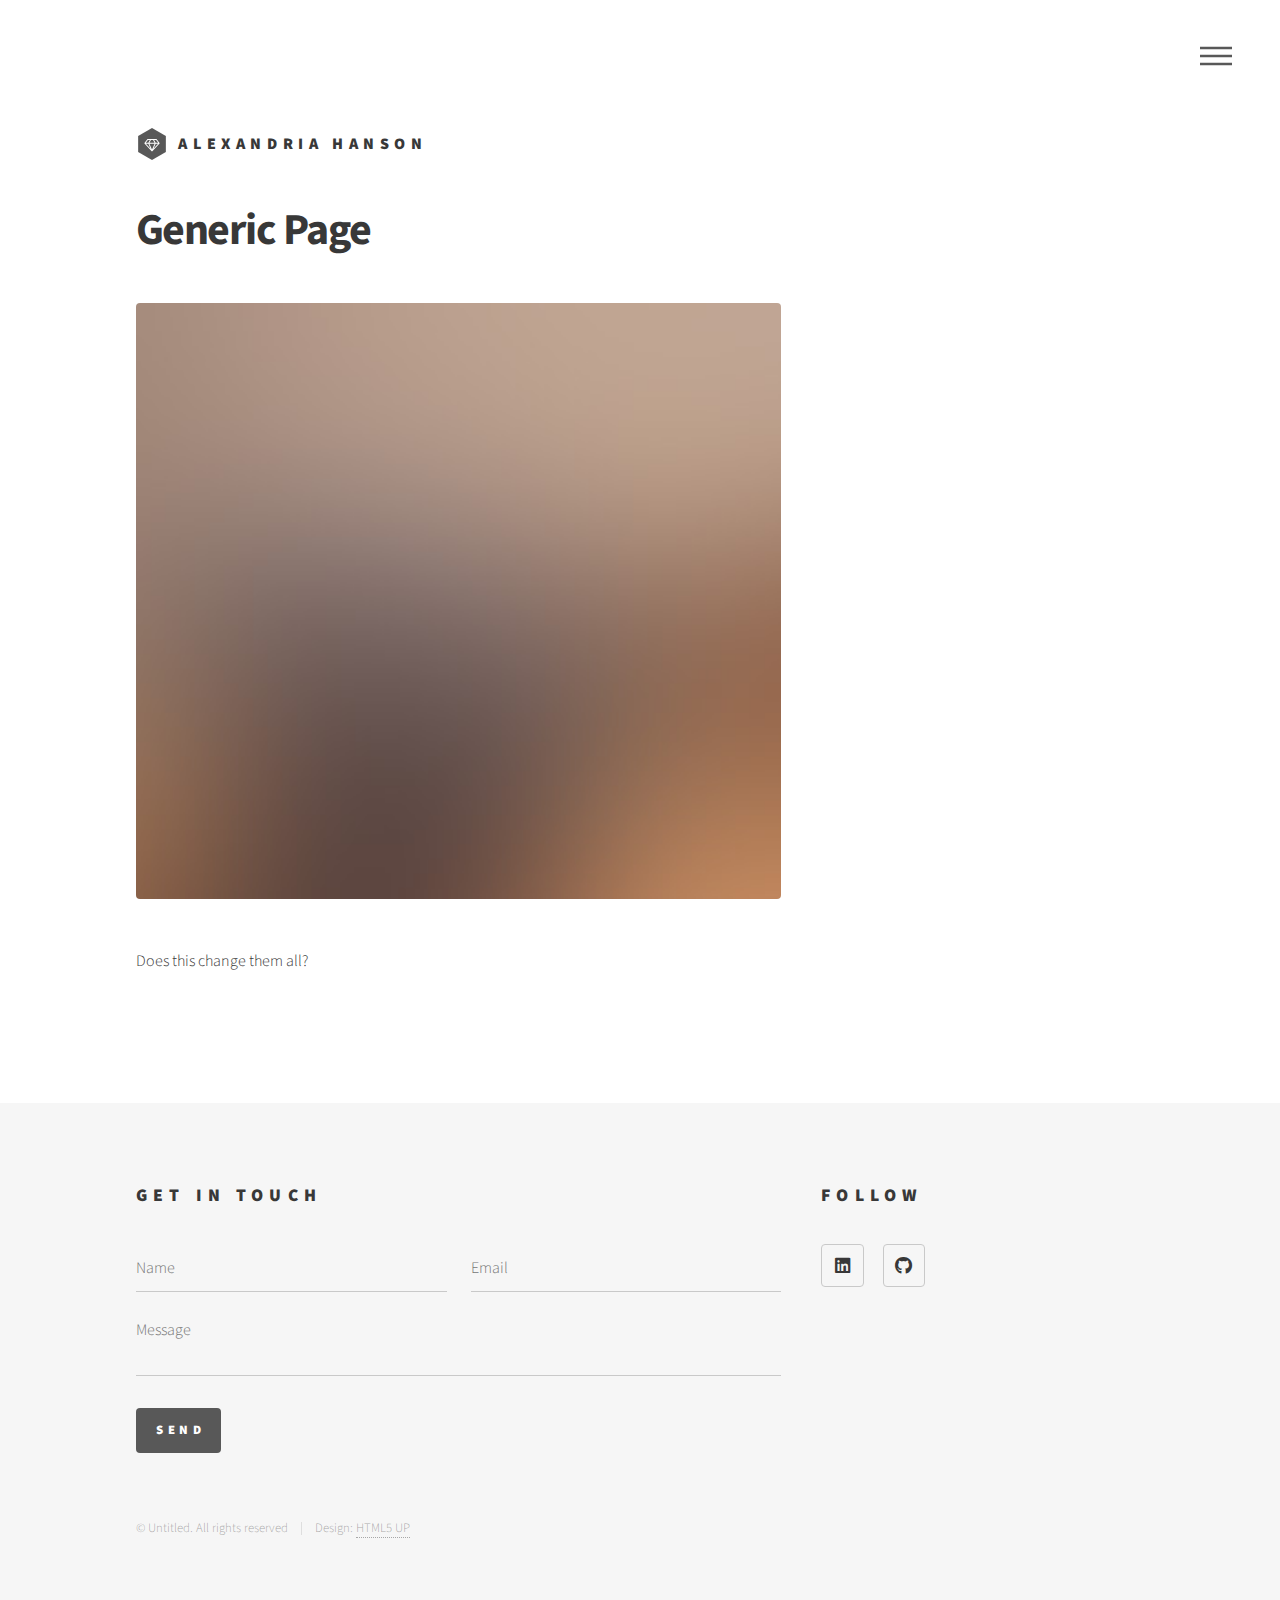
<file: generic.html>
<!DOCTYPE HTML>
<!--
	Phantom by HTML5 UP
	html5up.net | @ajlkn
	Free for personal and commercial use under the CCA 3.0 license (html5up.net/license)
-->
<html>
	<head>
		<title>Generic - Alexandria Hanson</title>
		<meta charset="utf-8" />
		<meta name="viewport" content="width=device-width, initial-scale=1, user-scalable=no" />
		<link rel="stylesheet" href="assets/css/main.css" />
		<noscript><link rel="stylesheet" href="assets/css/noscript.css" /></noscript>
	</head>
	<body class="is-preload">
		<!-- Wrapper -->
			<div id="wrapper">

				<!-- Header -->
					<header id="header">
						<div class="inner">

							<!-- Logo -->
								<a href="index.html" class="logo">
									<span class="symbol"><img src="images/logo.svg" alt="" /></span><span class="title">Alexandria Hanson</span>
								</a>

							<!-- Nav -->
								<nav>
									<ul>
										<li><a href="#menu">Menu</a></li>
									</ul>
								</nav>

						</div>
					</header>

				<!-- Menu -->
					<nav id="menu">
						<h2>Menu</h2>
						<ul>
							<li><a href="index.html">Home</a></li>
							<li><a href="AboutMe.html">About Me</a></li>
							<li><a href="MyResume.html">My Resume</a></li>
							<li><a href="MyProjects.html">My Projects</a></li>
							<!-- <li><a href="elements.html">Elements</a></li> -->
						</ul>
					</nav>

				<!-- Main -->
					<div id="main">
						<div class="inner">
							<h1>Generic Page</h1>
							<span class="image main"><img src="images/pic01.jpg" alt="" /></span>
							<p>Does this change them all?</p>
						</div>
					</div>

				<!-- Footer -->
					<footer id="footer">
						<div class="inner">
							<section>
								<h2>Get in touch</h2>
								<form method="post" action="https://formsubmit.co/14hansonal@gmail.com">
									<div class="fields">
										<div class="field half">
											<input type="text" name="name" id="name" placeholder="Name" required />
										</div>
										<div class="field half">
											<input type="email" name="email" id="email" placeholder="Email" required />
										</div>
										<div class="field">
											<textarea name="message" id="message" placeholder="Message" required ></textarea>
										</div>
									</div>
									<ul class="actions">
										<li><input type="submit" value="Send" class="primary" /></li>
									</ul>
								</form>
							</section>
							<section>
								<h2>Follow</h2>
								<ul class="icons">
									<li><a href="https://www.linkedin.com/in/alexandria-hanson/" class="icon brands style2 fa-linkedin"><span class="label">LinkedIn</span></a></li>
									<li><a href="https://github.com/alexandria-hanson" class="icon brands style2 fa-github"><span class="label">GitHub</span></a></li>
									<!-- <li><a href="#" class="icon solid style2 fa-envelope"><span class="label">Email</span></a></li> -->
								</ul>
							</section>
							<ul class="copyright">
								<li>&copy; Untitled. All rights reserved</li><li>Design: <a href="http://html5up.net">HTML5 UP</a></li>
							</ul>
						</div>
					</footer>

			</div>

		<!-- Scripts -->
			<script src="assets/js/jquery.min.js"></script>
			<script src="assets/js/browser.min.js"></script>
			<script src="assets/js/breakpoints.min.js"></script>
			<script src="assets/js/util.js"></script>
			<script src="assets/js/main.js"></script>

	</body>
</html>
</file>
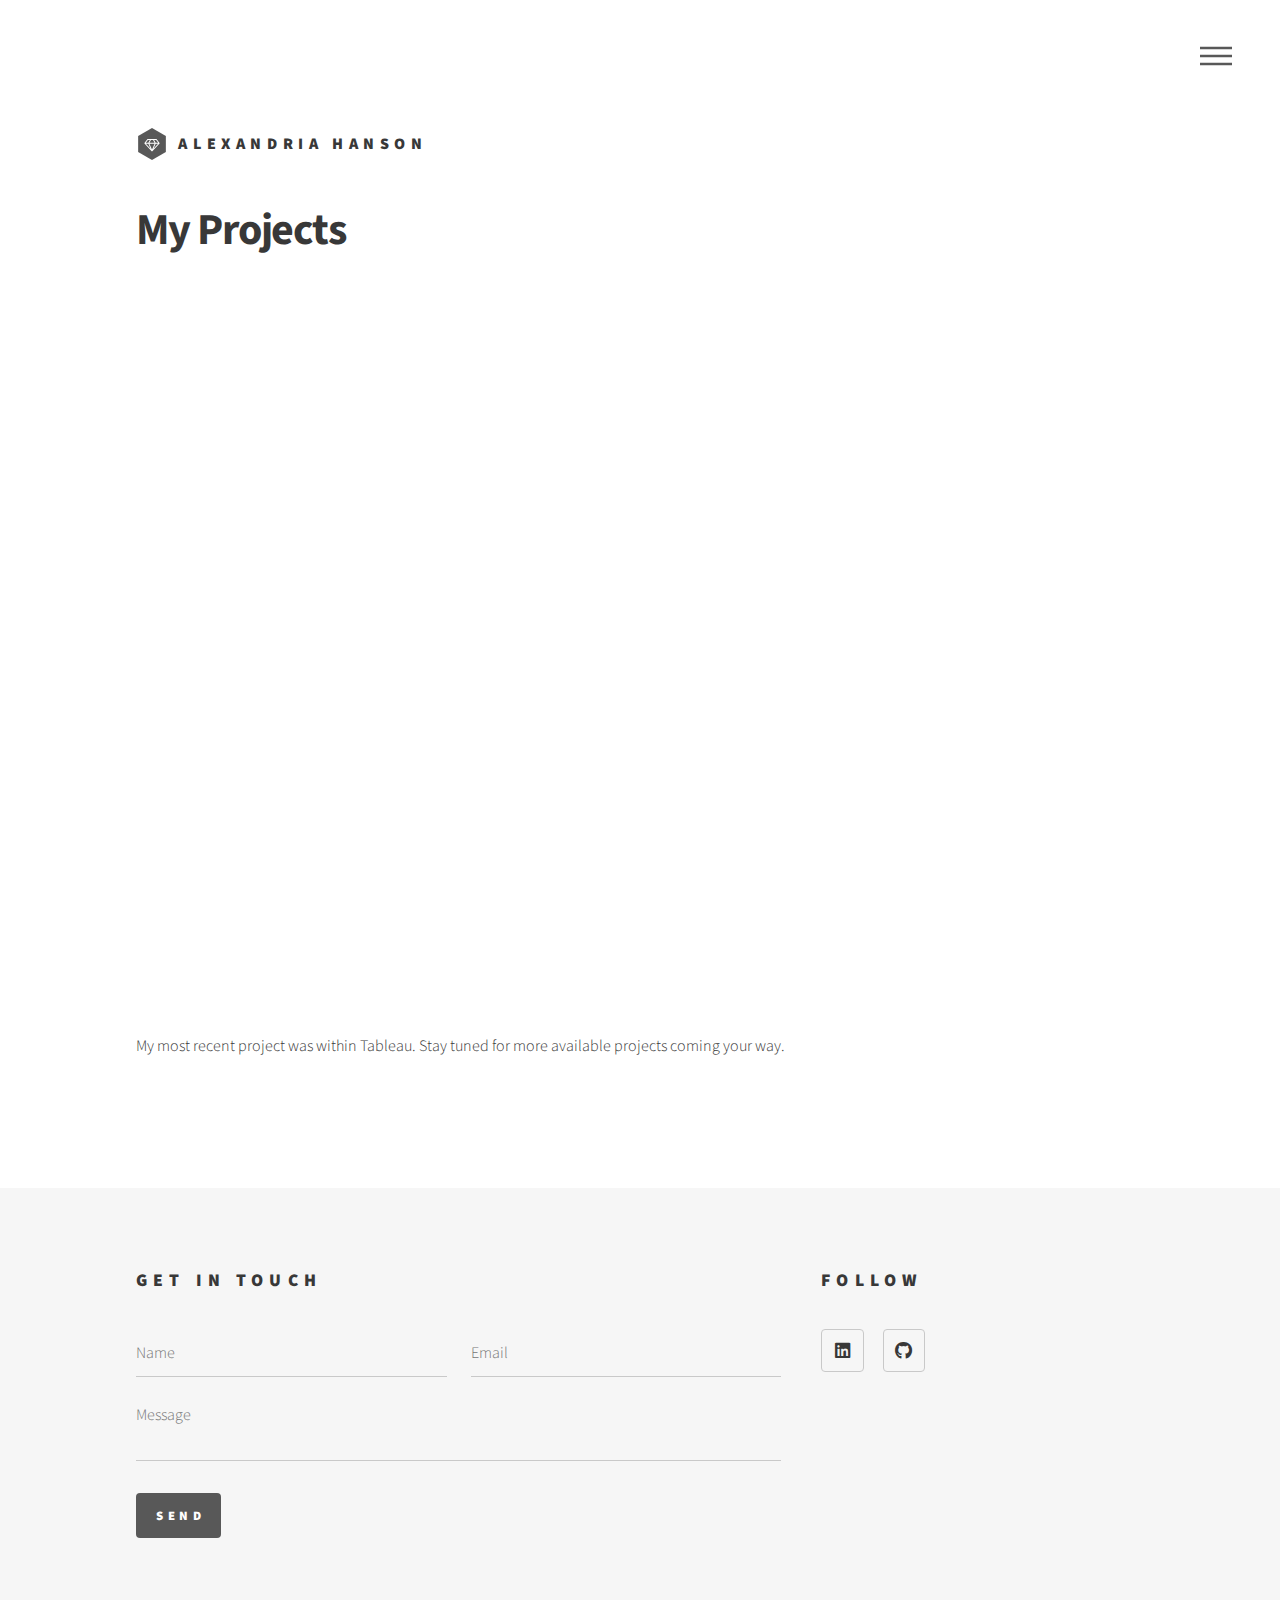
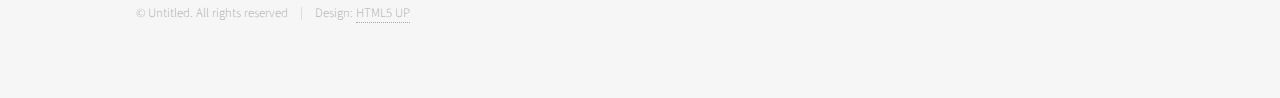
<file: MyProjects.html>
<!DOCTYPE HTML>
<!--
	Phantom by HTML5 UP
	html5up.net | @ajlkn
	Free for personal and commercial use under the CCA 3.0 license (html5up.net/license)
-->
<html>
	<head>
		<title>My Projects - Alexandria Hanson</title>
		<meta charset="utf-8" />
		<meta name="viewport" content="width=device-width, initial-scale=1, user-scalable=no" />
		<link rel="stylesheet" href="assets/css/main.css" />
		<noscript><link rel="stylesheet" href="assets/css/noscript.css" /></noscript>
	</head>
	<body class="is-preload">
		<!-- Wrapper -->
			<div id="wrapper">

				<!-- Header -->
					<header id="header">
						<div class="inner">

							<!-- Logo -->
								<a href="index.html" class="logo">
									<span class="symbol"><img src="images/logo.svg" alt="" /></span><span class="title">Alexandria Hanson</span>
								</a>

							<!-- Nav -->
								<nav>
									<ul>
										<li><a href="#menu">Menu</a></li>
									</ul>
								</nav>

						</div>
					</header>

				<!-- Menu -->
					<nav id="menu">
						<h2>Menu</h2>
						<ul>
							<li><a href="index.html">Home</a></li>
							<li><a href="AboutMe.html">About Me</a></li>
							<li><a href="MyResume.html">My Resume</a></li>
							<li><a href="MyProjects.html">My Projects</a></li>
							<!-- <li><a href="elements.html">Elements</a></li> -->
						</ul>
					</nav>

				<!-- Main -->
					<div id="main">
						<div class="inner">
							<h1>My Projects</h1>
							<!--<span class="image main"><img src="images/pic01.jpg" alt="" /></span> -->
							<iframe
								src="images\BNAL 503 Final Exploration and Visualization Project.pdf"
								style="width:100%;height:80vh;"
								frameborder="0"
							></iframe>	
						<p>My most recent project was within Tableau. Stay tuned for more available projects coming your way.</p>
						</div>
					</div>

				<!-- Footer -->
					<footer id="footer">
						<div class="inner">
							<section>
								<h2>Get in touch</h2>
								<form method="post" action="https://formsubmit.co/14hansonal@gmail.com">
									<div class="fields">
										<div class="field half">
											<input type="text" name="name" id="name" placeholder="Name" required />
										</div>
										<div class="field half">
											<input type="email" name="email" id="email" placeholder="Email" required />
										</div>
										<div class="field">
											<textarea name="message" id="message" placeholder="Message" required ></textarea>
										</div>
									</div>
									<ul class="actions">
										<li><input type="submit" value="Send" class="primary" /></li>
									</ul>
								</form>
							</section>
							<section>
								<h2>Follow</h2>
								<ul class="icons">
									<li><a href="https://www.linkedin.com/in/alexandria-hanson/" class="icon brands style2 fa-linkedin"><span class="label">LinkedIn</span></a></li>
									<li><a href="https://github.com/alexandria-hanson" class="icon brands style2 fa-github"><span class="label">GitHub</span></a></li>
									<!-- <li><a href="#" class="icon solid style2 fa-envelope"><span class="label">Email</span></a></li> -->
								</ul>
							</section>
							<ul class="copyright">
								<li>&copy; Untitled. All rights reserved</li><li>Design: <a href="http://html5up.net">HTML5 UP</a></li>
							</ul>
						</div>
					</footer>

			</div>

		<!-- Scripts -->
			<script src="assets/js/jquery.min.js"></script>
			<script src="assets/js/browser.min.js"></script>
			<script src="assets/js/breakpoints.min.js"></script>
			<script src="assets/js/util.js"></script>
			<script src="assets/js/main.js"></script>

	</body>
</html>
</file>
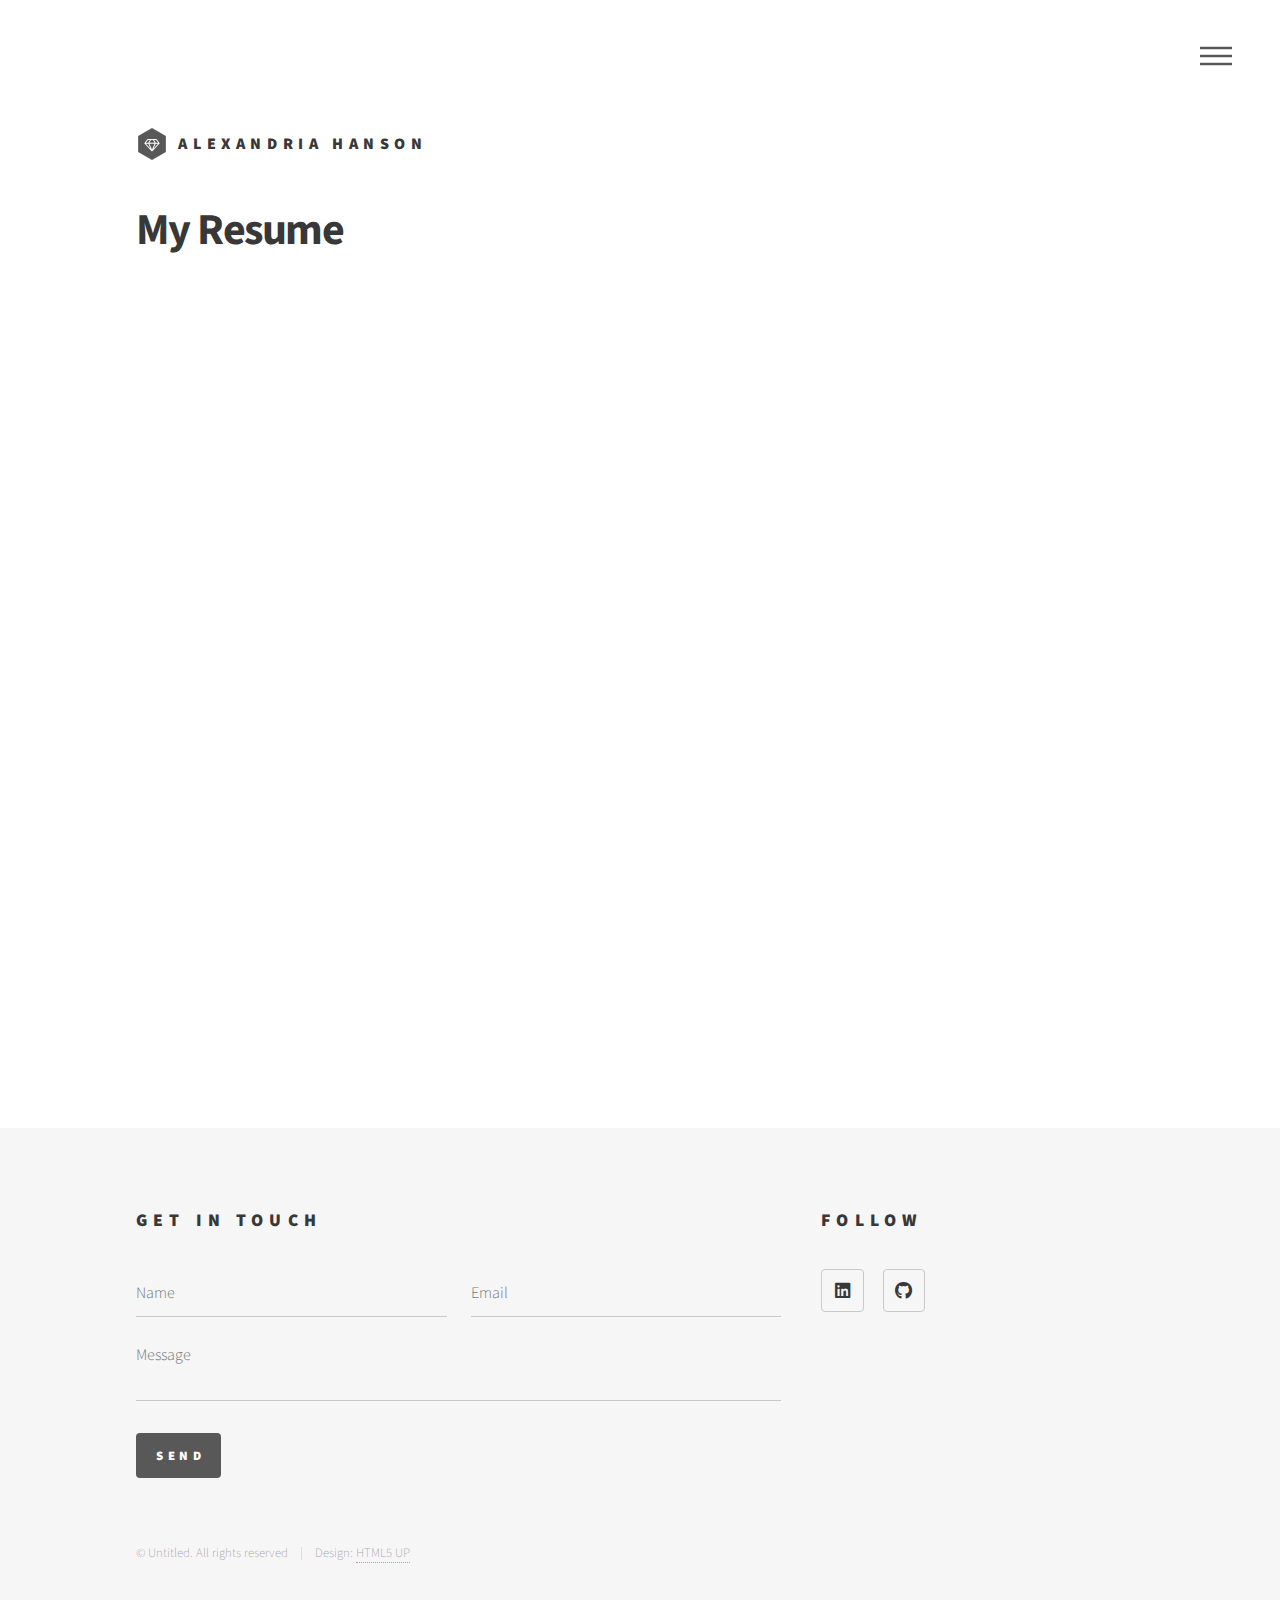
<file: MyResume.html>
<!DOCTYPE HTML>
<!--
	Phantom by HTML5 UP
	html5up.net | @ajlkn
	Free for personal and commercial use under the CCA 3.0 license (html5up.net/license)
-->
<html>
	<head>
		<title>My Resume - Alexandria Hanson</title>
		<meta charset="utf-8" />
		<meta name="viewport" content="width=device-width, initial-scale=1, user-scalable=no" />
		<link rel="stylesheet" href="assets/css/main.css" />
		<noscript><link rel="stylesheet" href="assets/css/noscript.css" /></noscript>
	</head>
	<body class="is-preload">
		<!-- Wrapper -->
			<div id="wrapper">

				<!-- Header -->
					<header id="header">
						<div class="inner">

							<!-- Logo -->
								<a href="index.html" class="logo">
									<span class="symbol"><img src="images/logo.svg" alt="" /></span><span class="title">Alexandria Hanson</span>
								</a>

							<!-- Nav -->
								<nav>
									<ul>
										<li><a href="#menu">Menu</a></li>
									</ul>
								</nav>

						</div>
					</header>

				<!-- Menu -->
					<nav id="menu">
						<h2>Menu</h2>
						<ul>
							<li><a href="index.html">Home</a></li>
							<li><a href="AboutMe.html">About Me</a></li>
							<li><a href="MyResume.html">My Resume</a></li>
							<li><a href="MyProjects.html">My Projects</a></li>
							<!-- <li><a href="elements.html">Elements</a></li> -->
						</ul>
					</nav>

				<!-- Main -->
					<div id="main">
						<div class="inner">
							<h1>My Resume</h1>
							<iframe
								src="images\Alexandria Hanson - Resume 2024.pdf"
								style="width:100%;height:80vh;"
								frameborder="0"
						  ></iframe>							
						<!----<object data="images\Alexandria Hanson - Resume 2024.pdf" type="application/pdf" width="900px" height="700px">
								<embed src="images\Alexandria Hanson - Resume 2024.pdf">
							</object> -->
							<!--<span class="image main"><img src="images/pic01.jpg" alt="" /></span>-->
							<!-- <p>Underneath resume portion</p> -->
						</div>
					</div>

				<!-- Footer -->
					<footer id="footer">
						<div class="inner">
							<section>
								<h2>Get in touch</h2>
								<form method="post" action="https://formsubmit.co/14hansonal@gmail.com">
									<div class="fields">
										<div class="field half">
											<input type="text" name="name" id="name" placeholder="Name" required />
										</div>
										<div class="field half">
											<input type="email" name="email" id="email" placeholder="Email" required />
										</div>
										<div class="field">
											<textarea name="message" id="message" placeholder="Message" required ></textarea>
										</div>
									</div>
									<ul class="actions">
										<li><input type="submit" value="Send" class="primary" /></li>
									</ul>
								</form>
							</section>
							<section>
								<h2>Follow</h2>
								<ul class="icons">
									<li><a href="https://www.linkedin.com/in/alexandria-hanson/" class="icon brands style2 fa-linkedin"><span class="label">LinkedIn</span></a></li>
									<li><a href="https://github.com/alexandria-hanson" class="icon brands style2 fa-github"><span class="label">GitHub</span></a></li>
									<!-- <li><a href="#" class="icon solid style2 fa-envelope"><span class="label">Email</span></a></li> -->
								</ul>
							</section>
							<ul class="copyright">
								<li>&copy; Untitled. All rights reserved</li><li>Design: <a href="http://html5up.net">HTML5 UP</a></li>
							</ul>
						</div>
					</footer>

			</div>

		<!-- Scripts -->
			<script src="assets/js/jquery.min.js"></script>
			<script src="assets/js/browser.min.js"></script>
			<script src="assets/js/breakpoints.min.js"></script>
			<script src="assets/js/util.js"></script>
			<script src="assets/js/main.js"></script>

	</body>
</html>
</file>
<file: assets/css/noscript.css>
/*
	Phantom by HTML5 UP
	html5up.net | @ajlkn
	Free for personal and commercial use under the CCA 3.0 license (html5up.net/license)
*/

/* Tiles */

	body.is-preload .tiles article {
		-moz-transform: none;
		-webkit-transform: none;
		-ms-transform: none;
		transform: none;
		opacity: 1;
	}
</file>
<file: assets/css/main.css>
@import url(fontawesome-all.min.css);
@import url("https://fonts.googleapis.com/css?family=Source+Sans+Pro:300,700,900");

/*
	Phantom by HTML5 UP
	html5up.net | @ajlkn
	Free for personal and commercial use under the CCA 3.0 license (html5up.net/license)
*/

html, body, div, span, applet, object,
iframe, h1, h2, h3, h4, h5, h6, p, blockquote,
pre, a, abbr, acronym, address, big, cite,
code, del, dfn, em, img, ins, kbd, q, s, samp,
small, strike, strong, sub, sup, tt, var, b,
u, i, center, dl, dt, dd, ol, ul, li, fieldset,
form, label, legend, table, caption, tbody,
tfoot, thead, tr, th, td, article, aside,
canvas, details, embed, figure, figcaption,
footer, header, hgroup, menu, nav, output, ruby,
section, summary, time, mark, audio, video {
	margin: 0;
	padding: 0;
	border: 0;
	font-size: 100%;
	font: inherit;
	vertical-align: baseline;}

article, aside, details, figcaption, figure,
footer, header, hgroup, menu, nav, section {
	display: block;}

body {
	line-height: 1;
}

ol, ul {
	list-style: none;
}

blockquote, q {
	quotes: none;
}

	blockquote:before, blockquote:after, q:before, q:after {
		content: '';
		content: none;
	}

table {
	border-collapse: collapse;
	border-spacing: 0;
}

body {
	-webkit-text-size-adjust: none;
}

mark {
	background-color: transparent;
	color: inherit;
}

input::-moz-focus-inner {
	border: 0;
	padding: 0;
}

input, select, textarea {
	-moz-appearance: none;
	-webkit-appearance: none;
	-ms-appearance: none;
	appearance: none;
}

/* Basic */

	@-ms-viewport {
		width: device-width;
	}

	body {
		-ms-overflow-style: scrollbar;
	}

	@media screen and (max-width: 480px) {

		html, body {
			min-width: 320px;
		}

	}

	html {
		box-sizing: border-box;
	}

	*, *:before, *:after {
		box-sizing: inherit;
	}

	body {
		background: #ffffff;
	}

		body.is-preload *, body.is-preload *:before, body.is-preload *:after {
			-moz-animation: none !important;
			-webkit-animation: none !important;
			-ms-animation: none !important;
			animation: none !important;
			-moz-transition: none !important;
			-webkit-transition: none !important;
			-ms-transition: none !important;
			transition: none !important;
		}

/* Type */

	body, input, select, textarea {
		color: #383838;
		font-family: "Source Sans Pro", Helvetica, sans-serif;
		font-size: 16pt;
		font-weight: 300;
		line-height: 1.75;
	}

		@media screen and (max-width: 1680px) {

			body, input, select, textarea {
				font-size: 14pt;
			}

		}

		@media screen and (max-width: 1280px) {

			body, input, select, textarea {
				font-size: 12pt;
			}

		}

	a {
		-moz-transition: border-bottom-color 0.2s ease, color 0.2s ease;
		-webkit-transition: border-bottom-color 0.2s ease, color 0.2s ease;
		-ms-transition: border-bottom-color 0.2s ease, color 0.2s ease;
		transition: border-bottom-color 0.2s ease, color 0.2s ease;
		text-decoration: none;
		color: #585858;
		border-bottom: dotted 1px rgba(88, 88, 88, 0.5);
	}

		a:hover {
			border-bottom-color: transparent;
			color: #f2849e !important;
		}

	strong, b {
		font-weight: 900;
	}

	em, i {
		font-style: italic;
	}

	p {
		margin: 0 0 2em 0;
	}

	h1 {
		font-size: 2.75em;
		font-weight: 700;
		line-height: 1.3;
		margin: 0 0 1em 0;
		letter-spacing: -0.035em;
	}

		h1 a {
			color: inherit;
		}

		@media screen and (max-width: 736px) {

			h1 {
				font-size: 2em;
				margin: 0 0 1em 0;
			}

		}

		@media screen and (max-width: 360px) {

			h1 {
				font-size: 1.75em;
			}

		}

	h2, h3, h4, h5, h6 {
		font-weight: 900;
		line-height: 1.5;
		margin: 0 0 2em 0;
		text-transform: uppercase;
		letter-spacing: 0.35em;
	}

		h2 a, h3 a, h4 a, h5 a, h6 a {
			color: inherit;
		}

	h2 {
		font-size: 1.1em;
	}

	h3 {
		font-size: 1em;
	}

	h4 {
		font-size: 0.8em;
	}

	h5 {
		font-size: 0.8em;
	}

	h6 {
		font-size: 0.8em;
	}

	@media screen and (max-width: 980px) {

		h1 br, h2 br, h3 br, h4 br, h5 br, h6 br {
			display: none;
		}

	}

	@media screen and (max-width: 736px) {

		h2 {
			font-size: 1em;
		}

		h3 {
			font-size: 0.8em;
		}

	}

	sub {
		font-size: 0.8em;
		position: relative;
		top: 0.5em;
	}

	sup {
		font-size: 0.8em;
		position: relative;
		top: -0.5em;
	}

	blockquote {
		border-left: solid 4px #c9c9c9;
		font-style: italic;
		margin: 0 0 2em 0;
		padding: 0.5em 0 0.5em 2em;
	}

	code {
		background: rgba(144, 144, 144, 0.075);
		border-radius: 4px;
		border: solid 1px #c9c9c9;
		font-family: "Courier New", monospace;
		font-size: 0.9em;
		margin: 0 0.25em;
		padding: 0.25em 0.65em;
	}

	pre {
		-webkit-overflow-scrolling: touch;
		font-family: "Courier New", monospace;
		font-size: 0.9em;
		margin: 0 0 2em 0;
	}

		pre code {
			display: block;
			line-height: 1.75;
			padding: 1em 1.5em;
			overflow-x: auto;
		}

	hr {
		border: 0;
		border-bottom: solid 1px #c9c9c9;
		margin: 2em 0;
	}

		hr.major {
			margin: 3em 0;
		}

	.align-left {
		text-align: left;
	}

	.align-center {
		text-align: center;
	}

	.align-right {
		text-align: right;
	}

/* Row */

	.row {
		display: flex;
		flex-wrap: wrap;
		box-sizing: border-box;
		align-items: stretch;
	}

		.row > * {
			box-sizing: border-box;
		}

		.row.gtr-uniform > * > :last-child {
			margin-bottom: 0;
		}

		.row.aln-left {
			justify-content: flex-start;
		}

		.row.aln-center {
			justify-content: center;
		}

		.row.aln-right {
			justify-content: flex-end;
		}

		.row.aln-top {
			align-items: flex-start;
		}

		.row.aln-middle {
			align-items: center;
		}

		.row.aln-bottom {
			align-items: flex-end;
		}

		.row > .imp {
			order: -1;
		}

		.row > .col-1 {
			width: 8.33333%;
		}

		.row > .off-1 {
			margin-left: 8.33333%;
		}

		.row > .col-2 {
			width: 16.66667%;
		}

		.row > .off-2 {
			margin-left: 16.66667%;
		}

		.row > .col-3 {
			width: 25%;
		}

		.row > .off-3 {
			margin-left: 25%;
		}

		.row > .col-4 {
			width: 33.33333%;
		}

		.row > .off-4 {
			margin-left: 33.33333%;
		}

		.row > .col-5 {
			width: 41.66667%;
		}

		.row > .off-5 {
			margin-left: 41.66667%;
		}

		.row > .col-6 {
			width: 50%;
		}

		.row > .off-6 {
			margin-left: 50%;
		}

		.row > .col-7 {
			width: 58.33333%;
		}

		.row > .off-7 {
			margin-left: 58.33333%;
		}

		.row > .col-8 {
			width: 66.66667%;
		}

		.row > .off-8 {
			margin-left: 66.66667%;
		}

		.row > .col-9 {
			width: 75%;
		}

		.row > .off-9 {
			margin-left: 75%;
		}

		.row > .col-10 {
			width: 83.33333%;
		}

		.row > .off-10 {
			margin-left: 83.33333%;
		}

		.row > .col-11 {
			width: 91.66667%;
		}

		.row > .off-11 {
			margin-left: 91.66667%;
		}

		.row > .col-12 {
			width: 100%;
		}

		.row > .off-12 {
			margin-left: 100%;
		}

		.row.gtr-0 {
			margin-top: 0;
			margin-left: 0em;
		}

			.row.gtr-0 > * {
				padding: 0 0 0 0em;
			}

			.row.gtr-0.gtr-uniform {
				margin-top: 0em;
			}

				.row.gtr-0.gtr-uniform > * {
					padding-top: 0em;
				}

		.row.gtr-25 {
			margin-top: 0;
			margin-left: -0.5em;
		}

			.row.gtr-25 > * {
				padding: 0 0 0 0.5em;
			}

			.row.gtr-25.gtr-uniform {
				margin-top: -0.5em;
			}

				.row.gtr-25.gtr-uniform > * {
					padding-top: 0.5em;
				}

		.row.gtr-50 {
			margin-top: 0;
			margin-left: -1em;
		}

			.row.gtr-50 > * {
				padding: 0 0 0 1em;
			}

			.row.gtr-50.gtr-uniform {
				margin-top: -1em;
			}

				.row.gtr-50.gtr-uniform > * {
					padding-top: 1em;
				}

		.row {
			margin-top: 0;
			margin-left: -2em;
		}

			.row > * {
				padding: 0 0 0 2em;
			}

			.row.gtr-uniform {
				margin-top: -2em;
			}

				.row.gtr-uniform > * {
					padding-top: 2em;
				}

		.row.gtr-150 {
			margin-top: 0;
			margin-left: -3em;
		}

			.row.gtr-150 > * {
				padding: 0 0 0 3em;
			}

			.row.gtr-150.gtr-uniform {
				margin-top: -3em;
			}

				.row.gtr-150.gtr-uniform > * {
					padding-top: 3em;
				}

		.row.gtr-200 {
			margin-top: 0;
			margin-left: -4em;
		}

			.row.gtr-200 > * {
				padding: 0 0 0 4em;
			}

			.row.gtr-200.gtr-uniform {
				margin-top: -4em;
			}

				.row.gtr-200.gtr-uniform > * {
					padding-top: 4em;
				}

		@media screen and (max-width: 1680px) {

			.row {
				display: flex;
				flex-wrap: wrap;
				box-sizing: border-box;
				align-items: stretch;
			}

				.row > * {
					box-sizing: border-box;
				}

				.row.gtr-uniform > * > :last-child {
					margin-bottom: 0;
				}

				.row.aln-left {
					justify-content: flex-start;
				}

				.row.aln-center {
					justify-content: center;
				}

				.row.aln-right {
					justify-content: flex-end;
				}

				.row.aln-top {
					align-items: flex-start;
				}

				.row.aln-middle {
					align-items: center;
				}

				.row.aln-bottom {
					align-items: flex-end;
				}

				.row > .imp-xlarge {
					order: -1;
				}

				.row > .col-1-xlarge {
					width: 8.33333%;
				}

				.row > .off-1-xlarge {
					margin-left: 8.33333%;
				}

				.row > .col-2-xlarge {
					width: 16.66667%;
				}

				.row > .off-2-xlarge {
					margin-left: 16.66667%;
				}

				.row > .col-3-xlarge {
					width: 25%;
				}

				.row > .off-3-xlarge {
					margin-left: 25%;
				}

				.row > .col-4-xlarge {
					width: 33.33333%;
				}

				.row > .off-4-xlarge {
					margin-left: 33.33333%;
				}

				.row > .col-5-xlarge {
					width: 41.66667%;
				}

				.row > .off-5-xlarge {
					margin-left: 41.66667%;
				}

				.row > .col-6-xlarge {
					width: 50%;
				}

				.row > .off-6-xlarge {
					margin-left: 50%;
				}

				.row > .col-7-xlarge {
					width: 58.33333%;
				}

				.row > .off-7-xlarge {
					margin-left: 58.33333%;
				}

				.row > .col-8-xlarge {
					width: 66.66667%;
				}

				.row > .off-8-xlarge {
					margin-left: 66.66667%;
				}

				.row > .col-9-xlarge {
					width: 75%;
				}

				.row > .off-9-xlarge {
					margin-left: 75%;
				}

				.row > .col-10-xlarge {
					width: 83.33333%;
				}

				.row > .off-10-xlarge {
					margin-left: 83.33333%;
				}

				.row > .col-11-xlarge {
					width: 91.66667%;
				}

				.row > .off-11-xlarge {
					margin-left: 91.66667%;
				}

				.row > .col-12-xlarge {
					width: 100%;
				}

				.row > .off-12-xlarge {
					margin-left: 100%;
				}

				.row.gtr-0 {
					margin-top: 0;
					margin-left: 0em;
				}

					.row.gtr-0 > * {
						padding: 0 0 0 0em;
					}

					.row.gtr-0.gtr-uniform {
						margin-top: 0em;
					}

						.row.gtr-0.gtr-uniform > * {
							padding-top: 0em;
						}

				.row.gtr-25 {
					margin-top: 0;
					margin-left: -0.5em;
				}

					.row.gtr-25 > * {
						padding: 0 0 0 0.5em;
					}

					.row.gtr-25.gtr-uniform {
						margin-top: -0.5em;
					}

						.row.gtr-25.gtr-uniform > * {
							padding-top: 0.5em;
						}

				.row.gtr-50 {
					margin-top: 0;
					margin-left: -1em;
				}

					.row.gtr-50 > * {
						padding: 0 0 0 1em;
					}

					.row.gtr-50.gtr-uniform {
						margin-top: -1em;
					}

						.row.gtr-50.gtr-uniform > * {
							padding-top: 1em;
						}

				.row {
					margin-top: 0;
					margin-left: -2em;
				}

					.row > * {
						padding: 0 0 0 2em;
					}

					.row.gtr-uniform {
						margin-top: -2em;
					}

						.row.gtr-uniform > * {
							padding-top: 2em;
						}

				.row.gtr-150 {
					margin-top: 0;
					margin-left: -3em;
				}

					.row.gtr-150 > * {
						padding: 0 0 0 3em;
					}

					.row.gtr-150.gtr-uniform {
						margin-top: -3em;
					}

						.row.gtr-150.gtr-uniform > * {
							padding-top: 3em;
						}

				.row.gtr-200 {
					margin-top: 0;
					margin-left: -4em;
				}

					.row.gtr-200 > * {
						padding: 0 0 0 4em;
					}

					.row.gtr-200.gtr-uniform {
						margin-top: -4em;
					}

						.row.gtr-200.gtr-uniform > * {
							padding-top: 4em;
						}

		}

		@media screen and (max-width: 1280px) {

			.row {
				display: flex;
				flex-wrap: wrap;
				box-sizing: border-box;
				align-items: stretch;
			}

				.row > * {
					box-sizing: border-box;
				}

				.row.gtr-uniform > * > :last-child {
					margin-bottom: 0;
				}

				.row.aln-left {
					justify-content: flex-start;
				}

				.row.aln-center {
					justify-content: center;
				}

				.row.aln-right {
					justify-content: flex-end;
				}

				.row.aln-top {
					align-items: flex-start;
				}

				.row.aln-middle {
					align-items: center;
				}

				.row.aln-bottom {
					align-items: flex-end;
				}

				.row > .imp-large {
					order: -1;
				}

				.row > .col-1-large {
					width: 8.33333%;
				}

				.row > .off-1-large {
					margin-left: 8.33333%;
				}

				.row > .col-2-large {
					width: 16.66667%;
				}

				.row > .off-2-large {
					margin-left: 16.66667%;
				}

				.row > .col-3-large {
					width: 25%;
				}

				.row > .off-3-large {
					margin-left: 25%;
				}

				.row > .col-4-large {
					width: 33.33333%;
				}

				.row > .off-4-large {
					margin-left: 33.33333%;
				}

				.row > .col-5-large {
					width: 41.66667%;
				}

				.row > .off-5-large {
					margin-left: 41.66667%;
				}

				.row > .col-6-large {
					width: 50%;
				}

				.row > .off-6-large {
					margin-left: 50%;
				}

				.row > .col-7-large {
					width: 58.33333%;
				}

				.row > .off-7-large {
					margin-left: 58.33333%;
				}

				.row > .col-8-large {
					width: 66.66667%;
				}

				.row > .off-8-large {
					margin-left: 66.66667%;
				}

				.row > .col-9-large {
					width: 75%;
				}

				.row > .off-9-large {
					margin-left: 75%;
				}

				.row > .col-10-large {
					width: 83.33333%;
				}

				.row > .off-10-large {
					margin-left: 83.33333%;
				}

				.row > .col-11-large {
					width: 91.66667%;
				}

				.row > .off-11-large {
					margin-left: 91.66667%;
				}

				.row > .col-12-large {
					width: 100%;
				}

				.row > .off-12-large {
					margin-left: 100%;
				}

				.row.gtr-0 {
					margin-top: 0;
					margin-left: 0em;
				}

					.row.gtr-0 > * {
						padding: 0 0 0 0em;
					}

					.row.gtr-0.gtr-uniform {
						margin-top: 0em;
					}

						.row.gtr-0.gtr-uniform > * {
							padding-top: 0em;
						}

				.row.gtr-25 {
					margin-top: 0;
					margin-left: -0.5em;
				}

					.row.gtr-25 > * {
						padding: 0 0 0 0.5em;
					}

					.row.gtr-25.gtr-uniform {
						margin-top: -0.5em;
					}

						.row.gtr-25.gtr-uniform > * {
							padding-top: 0.5em;
						}

				.row.gtr-50 {
					margin-top: 0;
					margin-left: -1em;
				}

					.row.gtr-50 > * {
						padding: 0 0 0 1em;
					}

					.row.gtr-50.gtr-uniform {
						margin-top: -1em;
					}

						.row.gtr-50.gtr-uniform > * {
							padding-top: 1em;
						}

				.row {
					margin-top: 0;
					margin-left: -2em;
				}

					.row > * {
						padding: 0 0 0 2em;
					}

					.row.gtr-uniform {
						margin-top: -2em;
					}

						.row.gtr-uniform > * {
							padding-top: 2em;
						}

				.row.gtr-150 {
					margin-top: 0;
					margin-left: -3em;
				}

					.row.gtr-150 > * {
						padding: 0 0 0 3em;
					}

					.row.gtr-150.gtr-uniform {
						margin-top: -3em;
					}

						.row.gtr-150.gtr-uniform > * {
							padding-top: 3em;
						}

				.row.gtr-200 {
					margin-top: 0;
					margin-left: -4em;
				}

					.row.gtr-200 > * {
						padding: 0 0 0 4em;
					}

					.row.gtr-200.gtr-uniform {
						margin-top: -4em;
					}

						.row.gtr-200.gtr-uniform > * {
							padding-top: 4em;
						}

		}

		@media screen and (max-width: 980px) {

			.row {
				display: flex;
				flex-wrap: wrap;
				box-sizing: border-box;
				align-items: stretch;
			}

				.row > * {
					box-sizing: border-box;
				}

				.row.gtr-uniform > * > :last-child {
					margin-bottom: 0;
				}

				.row.aln-left {
					justify-content: flex-start;
				}

				.row.aln-center {
					justify-content: center;
				}

				.row.aln-right {
					justify-content: flex-end;
				}

				.row.aln-top {
					align-items: flex-start;
				}

				.row.aln-middle {
					align-items: center;
				}

				.row.aln-bottom {
					align-items: flex-end;
				}

				.row > .imp-medium {
					order: -1;
				}

				.row > .col-1-medium {
					width: 8.33333%;
				}

				.row > .off-1-medium {
					margin-left: 8.33333%;
				}

				.row > .col-2-medium {
					width: 16.66667%;
				}

				.row > .off-2-medium {
					margin-left: 16.66667%;
				}

				.row > .col-3-medium {
					width: 25%;
				}

				.row > .off-3-medium {
					margin-left: 25%;
				}

				.row > .col-4-medium {
					width: 33.33333%;
				}

				.row > .off-4-medium {
					margin-left: 33.33333%;
				}

				.row > .col-5-medium {
					width: 41.66667%;
				}

				.row > .off-5-medium {
					margin-left: 41.66667%;
				}

				.row > .col-6-medium {
					width: 50%;
				}

				.row > .off-6-medium {
					margin-left: 50%;
				}

				.row > .col-7-medium {
					width: 58.33333%;
				}

				.row > .off-7-medium {
					margin-left: 58.33333%;
				}

				.row > .col-8-medium {
					width: 66.66667%;
				}

				.row > .off-8-medium {
					margin-left: 66.66667%;
				}

				.row > .col-9-medium {
					width: 75%;
				}

				.row > .off-9-medium {
					margin-left: 75%;
				}

				.row > .col-10-medium {
					width: 83.33333%;
				}

				.row > .off-10-medium {
					margin-left: 83.33333%;
				}

				.row > .col-11-medium {
					width: 91.66667%;
				}

				.row > .off-11-medium {
					margin-left: 91.66667%;
				}

				.row > .col-12-medium {
					width: 100%;
				}

				.row > .off-12-medium {
					margin-left: 100%;
				}

				.row.gtr-0 {
					margin-top: 0;
					margin-left: 0em;
				}

					.row.gtr-0 > * {
						padding: 0 0 0 0em;
					}

					.row.gtr-0.gtr-uniform {
						margin-top: 0em;
					}

						.row.gtr-0.gtr-uniform > * {
							padding-top: 0em;
						}

				.row.gtr-25 {
					margin-top: 0;
					margin-left: -0.375em;
				}

					.row.gtr-25 > * {
						padding: 0 0 0 0.375em;
					}

					.row.gtr-25.gtr-uniform {
						margin-top: -0.375em;
					}

						.row.gtr-25.gtr-uniform > * {
							padding-top: 0.375em;
						}

				.row.gtr-50 {
					margin-top: 0;
					margin-left: -0.75em;
				}

					.row.gtr-50 > * {
						padding: 0 0 0 0.75em;
					}

					.row.gtr-50.gtr-uniform {
						margin-top: -0.75em;
					}

						.row.gtr-50.gtr-uniform > * {
							padding-top: 0.75em;
						}

				.row {
					margin-top: 0;
					margin-left: -1.5em;
				}

					.row > * {
						padding: 0 0 0 1.5em;
					}

					.row.gtr-uniform {
						margin-top: -1.5em;
					}

						.row.gtr-uniform > * {
							padding-top: 1.5em;
						}

				.row.gtr-150 {
					margin-top: 0;
					margin-left: -2.25em;
				}

					.row.gtr-150 > * {
						padding: 0 0 0 2.25em;
					}

					.row.gtr-150.gtr-uniform {
						margin-top: -2.25em;
					}

						.row.gtr-150.gtr-uniform > * {
							padding-top: 2.25em;
						}

				.row.gtr-200 {
					margin-top: 0;
					margin-left: -3em;
				}

					.row.gtr-200 > * {
						padding: 0 0 0 3em;
					}

					.row.gtr-200.gtr-uniform {
						margin-top: -3em;
					}

						.row.gtr-200.gtr-uniform > * {
							padding-top: 3em;
						}

		}

		@media screen and (max-width: 736px) {

			.row {
				display: flex;
				flex-wrap: wrap;
				box-sizing: border-box;
				align-items: stretch;
			}

				.row > * {
					box-sizing: border-box;
				}

				.row.gtr-uniform > * > :last-child {
					margin-bottom: 0;
				}

				.row.aln-left {
					justify-content: flex-start;
				}

				.row.aln-center {
					justify-content: center;
				}

				.row.aln-right {
					justify-content: flex-end;
				}

				.row.aln-top {
					align-items: flex-start;
				}

				.row.aln-middle {
					align-items: center;
				}

				.row.aln-bottom {
					align-items: flex-end;
				}

				.row > .imp-small {
					order: -1;
				}

				.row > .col-1-small {
					width: 8.33333%;
				}

				.row > .off-1-small {
					margin-left: 8.33333%;
				}

				.row > .col-2-small {
					width: 16.66667%;
				}

				.row > .off-2-small {
					margin-left: 16.66667%;
				}

				.row > .col-3-small {
					width: 25%;
				}

				.row > .off-3-small {
					margin-left: 25%;
				}

				.row > .col-4-small {
					width: 33.33333%;
				}

				.row > .off-4-small {
					margin-left: 33.33333%;
				}

				.row > .col-5-small {
					width: 41.66667%;
				}

				.row > .off-5-small {
					margin-left: 41.66667%;
				}

				.row > .col-6-small {
					width: 50%;
				}

				.row > .off-6-small {
					margin-left: 50%;
				}

				.row > .col-7-small {
					width: 58.33333%;
				}

				.row > .off-7-small {
					margin-left: 58.33333%;
				}

				.row > .col-8-small {
					width: 66.66667%;
				}

				.row > .off-8-small {
					margin-left: 66.66667%;
				}

				.row > .col-9-small {
					width: 75%;
				}

				.row > .off-9-small {
					margin-left: 75%;
				}

				.row > .col-10-small {
					width: 83.33333%;
				}

				.row > .off-10-small {
					margin-left: 83.33333%;
				}

				.row > .col-11-small {
					width: 91.66667%;
				}

				.row > .off-11-small {
					margin-left: 91.66667%;
				}

				.row > .col-12-small {
					width: 100%;
				}

				.row > .off-12-small {
					margin-left: 100%;
				}

				.row.gtr-0 {
					margin-top: 0;
					margin-left: 0em;
				}

					.row.gtr-0 > * {
						padding: 0 0 0 0em;
					}

					.row.gtr-0.gtr-uniform {
						margin-top: 0em;
					}

						.row.gtr-0.gtr-uniform > * {
							padding-top: 0em;
						}

				.row.gtr-25 {
					margin-top: 0;
					margin-left: -0.25em;
				}

					.row.gtr-25 > * {
						padding: 0 0 0 0.25em;
					}

					.row.gtr-25.gtr-uniform {
						margin-top: -0.25em;
					}

						.row.gtr-25.gtr-uniform > * {
							padding-top: 0.25em;
						}

				.row.gtr-50 {
					margin-top: 0;
					margin-left: -0.5em;
				}

					.row.gtr-50 > * {
						padding: 0 0 0 0.5em;
					}

					.row.gtr-50.gtr-uniform {
						margin-top: -0.5em;
					}

						.row.gtr-50.gtr-uniform > * {
							padding-top: 0.5em;
						}

				.row {
					margin-top: 0;
					margin-left: -1em;
				}

					.row > * {
						padding: 0 0 0 1em;
					}

					.row.gtr-uniform {
						margin-top: -1em;
					}

						.row.gtr-uniform > * {
							padding-top: 1em;
						}

				.row.gtr-150 {
					margin-top: 0;
					margin-left: -1.5em;
				}

					.row.gtr-150 > * {
						padding: 0 0 0 1.5em;
					}

					.row.gtr-150.gtr-uniform {
						margin-top: -1.5em;
					}

						.row.gtr-150.gtr-uniform > * {
							padding-top: 1.5em;
						}

				.row.gtr-200 {
					margin-top: 0;
					margin-left: -2em;
				}

					.row.gtr-200 > * {
						padding: 0 0 0 2em;
					}

					.row.gtr-200.gtr-uniform {
						margin-top: -2em;
					}

						.row.gtr-200.gtr-uniform > * {
							padding-top: 2em;
						}

		}

		@media screen and (max-width: 480px) {

			.row {
				display: flex;
				flex-wrap: wrap;
				box-sizing: border-box;
				align-items: stretch;
			}

				.row > * {
					box-sizing: border-box;
				}

				.row.gtr-uniform > * > :last-child {
					margin-bottom: 0;
				}

				.row.aln-left {
					justify-content: flex-start;
				}

				.row.aln-center {
					justify-content: center;
				}

				.row.aln-right {
					justify-content: flex-end;
				}

				.row.aln-top {
					align-items: flex-start;
				}

				.row.aln-middle {
					align-items: center;
				}

				.row.aln-bottom {
					align-items: flex-end;
				}

				.row > .imp-xsmall {
					order: -1;
				}

				.row > .col-1-xsmall {
					width: 8.33333%;
				}

				.row > .off-1-xsmall {
					margin-left: 8.33333%;
				}

				.row > .col-2-xsmall {
					width: 16.66667%;
				}

				.row > .off-2-xsmall {
					margin-left: 16.66667%;
				}

				.row > .col-3-xsmall {
					width: 25%;
				}

				.row > .off-3-xsmall {
					margin-left: 25%;
				}

				.row > .col-4-xsmall {
					width: 33.33333%;
				}

				.row > .off-4-xsmall {
					margin-left: 33.33333%;
				}

				.row > .col-5-xsmall {
					width: 41.66667%;
				}

				.row > .off-5-xsmall {
					margin-left: 41.66667%;
				}

				.row > .col-6-xsmall {
					width: 50%;
				}

				.row > .off-6-xsmall {
					margin-left: 50%;
				}

				.row > .col-7-xsmall {
					width: 58.33333%;
				}

				.row > .off-7-xsmall {
					margin-left: 58.33333%;
				}

				.row > .col-8-xsmall {
					width: 66.66667%;
				}

				.row > .off-8-xsmall {
					margin-left: 66.66667%;
				}

				.row > .col-9-xsmall {
					width: 75%;
				}

				.row > .off-9-xsmall {
					margin-left: 75%;
				}

				.row > .col-10-xsmall {
					width: 83.33333%;
				}

				.row > .off-10-xsmall {
					margin-left: 83.33333%;
				}

				.row > .col-11-xsmall {
					width: 91.66667%;
				}

				.row > .off-11-xsmall {
					margin-left: 91.66667%;
				}

				.row > .col-12-xsmall {
					width: 100%;
				}

				.row > .off-12-xsmall {
					margin-left: 100%;
				}

				.row.gtr-0 {
					margin-top: 0;
					margin-left: 0em;
				}

					.row.gtr-0 > * {
						padding: 0 0 0 0em;
					}

					.row.gtr-0.gtr-uniform {
						margin-top: 0em;
					}

						.row.gtr-0.gtr-uniform > * {
							padding-top: 0em;
						}

				.row.gtr-25 {
					margin-top: 0;
					margin-left: -0.25em;
				}

					.row.gtr-25 > * {
						padding: 0 0 0 0.25em;
					}

					.row.gtr-25.gtr-uniform {
						margin-top: -0.25em;
					}

						.row.gtr-25.gtr-uniform > * {
							padding-top: 0.25em;
						}

				.row.gtr-50 {
					margin-top: 0;
					margin-left: -0.5em;
				}

					.row.gtr-50 > * {
						padding: 0 0 0 0.5em;
					}

					.row.gtr-50.gtr-uniform {
						margin-top: -0.5em;
					}

						.row.gtr-50.gtr-uniform > * {
							padding-top: 0.5em;
						}

				.row {
					margin-top: 0;
					margin-left: -1em;
				}

					.row > * {
						padding: 0 0 0 1em;
					}

					.row.gtr-uniform {
						margin-top: -1em;
					}

						.row.gtr-uniform > * {
							padding-top: 1em;
						}

				.row.gtr-150 {
					margin-top: 0;
					margin-left: -1.5em;
				}

					.row.gtr-150 > * {
						padding: 0 0 0 1.5em;
					}

					.row.gtr-150.gtr-uniform {
						margin-top: -1.5em;
					}

						.row.gtr-150.gtr-uniform > * {
							padding-top: 1.5em;
						}

				.row.gtr-200 {
					margin-top: 0;
					margin-left: -2em;
				}

					.row.gtr-200 > * {
						padding: 0 0 0 2em;
					}

					.row.gtr-200.gtr-uniform {
						margin-top: -2em;
					}

						.row.gtr-200.gtr-uniform > * {
							padding-top: 2em;
						}

		}

/* Section/Article */

	section.special, article.special {
		text-align: center;
	}

	header p {
		margin-top: -1em;
	}

	@media screen and (max-width: 736px) {

		header p {
			margin-top: 0;
		}

	}

/* Icon */

	.icon {
		text-decoration: none;
		border-bottom: none;
		position: relative;
	}

		.icon:before {
			-moz-osx-font-smoothing: grayscale;
			-webkit-font-smoothing: antialiased;
			display: inline-block;
			font-style: normal;
			font-variant: normal;
			text-rendering: auto;
			line-height: 1;
			text-transform: none !important;
			font-family: 'Font Awesome 5 Free';
			font-weight: 400;
		}

		.icon > .label {
			display: none;
		}

		.icon:before {
			line-height: inherit;
		}

		.icon.solid:before {
			font-weight: 900;
		}

		.icon.brands:before {
			font-family: 'Font Awesome 5 Brands';
		}

		.icon.style2 {
			-moz-transition: background-color 0.2s ease-in-out, color 0.2s ease-in-out, border-color 0.2s ease-in-out;
			-webkit-transition: background-color 0.2s ease-in-out, color 0.2s ease-in-out, border-color 0.2s ease-in-out;
			-ms-transition: background-color 0.2s ease-in-out, color 0.2s ease-in-out, border-color 0.2s ease-in-out;
			transition: background-color 0.2s ease-in-out, color 0.2s ease-in-out, border-color 0.2s ease-in-out;
			background-color: transparent;
			border: solid 1px #c9c9c9;
			border-radius: 4px;
			width: 2.65em;
			height: 2.65em;
			display: inline-block;
			text-align: center;
			line-height: 2.65em;
			color: inherit;
		}

			.icon.style2:before {
				font-size: 1.1em;
			}

			.icon.style2:hover {
				color: #f2849e;
				border-color: #f2849e;
			}

			.icon.style2:active {
				background-color: rgba(242, 132, 158, 0.1);
			}

/* List */

	ol {
		list-style: decimal;
		margin: 0 0 2em 0;
		padding-left: 1.25em;
	}

		ol li {
			padding-left: 0.25em;
		}

	ul {
		list-style: disc;
		margin: 0 0 2em 0;
		padding-left: 1em;
	}

		ul li {
			padding-left: 0.5em;
		}

		ul.alt {
			list-style: none;
			padding-left: 0;
		}

			ul.alt li {
				border-top: solid 1px #c9c9c9;
				padding: 0.5em 0;
			}

				ul.alt li:first-child {
					border-top: 0;
					padding-top: 0;
				}

	dl {
		margin: 0 0 2em 0;
	}

		dl dt {
			display: block;
			font-weight: 900;
			margin: 0 0 1em 0;
		}

		dl dd {
			margin-left: 2em;
		}

/* Actions */

	ul.actions {
		display: -moz-flex;
		display: -webkit-flex;
		display: -ms-flex;
		display: flex;
		cursor: default;
		list-style: none;
		margin-left: -1em;
		padding-left: 0;
	}

		ul.actions li {
			padding: 0 0 0 1em;
			vertical-align: middle;
		}

		ul.actions.special {
			-moz-justify-content: center;
			-webkit-justify-content: center;
			-ms-justify-content: center;
			justify-content: center;
			width: 100%;
			margin-left: 0;
		}

			ul.actions.special li:first-child {
				padding-left: 0;
			}

		ul.actions.stacked {
			-moz-flex-direction: column;
			-webkit-flex-direction: column;
			-ms-flex-direction: column;
			flex-direction: column;
			margin-left: 0;
		}

			ul.actions.stacked li {
				padding: 1.3em 0 0 0;
			}

				ul.actions.stacked li:first-child {
					padding-top: 0;
				}

		ul.actions.fit {
			width: calc(100% + 1em);
		}

			ul.actions.fit li {
				-moz-flex-grow: 1;
				-webkit-flex-grow: 1;
				-ms-flex-grow: 1;
				flex-grow: 1;
				-moz-flex-shrink: 1;
				-webkit-flex-shrink: 1;
				-ms-flex-shrink: 1;
				flex-shrink: 1;
				width: 100%;
			}

				ul.actions.fit li > * {
					width: 100%;
				}

			ul.actions.fit.stacked {
				width: 100%;
			}

		@media screen and (max-width: 480px) {

			ul.actions:not(.fixed) {
				-moz-flex-direction: column;
				-webkit-flex-direction: column;
				-ms-flex-direction: column;
				flex-direction: column;
				margin-left: 0;
				width: 100% !important;
			}

				ul.actions:not(.fixed) li {
					-moz-flex-grow: 1;
					-webkit-flex-grow: 1;
					-ms-flex-grow: 1;
					flex-grow: 1;
					-moz-flex-shrink: 1;
					-webkit-flex-shrink: 1;
					-ms-flex-shrink: 1;
					flex-shrink: 1;
					padding: 1em 0 0 0;
					text-align: center;
					width: 100%;
				}

					ul.actions:not(.fixed) li > * {
						width: 100%;
					}

					ul.actions:not(.fixed) li:first-child {
						padding-top: 0;
					}

					ul.actions:not(.fixed) li input[type="submit"],
					ul.actions:not(.fixed) li input[type="reset"],
					ul.actions:not(.fixed) li input[type="button"],
					ul.actions:not(.fixed) li button,
					ul.actions:not(.fixed) li .button {
						width: 100%;
					}

						ul.actions:not(.fixed) li input[type="submit"].icon:before,
						ul.actions:not(.fixed) li input[type="reset"].icon:before,
						ul.actions:not(.fixed) li input[type="button"].icon:before,
						ul.actions:not(.fixed) li button.icon:before,
						ul.actions:not(.fixed) li .button.icon:before {
							margin-left: -0.5rem;
						}

		}

/* Icons */

	ul.icons {
		cursor: default;
		list-style: none;
		padding-left: 0;
		margin: -1em 0 2em -1em;
	}

		ul.icons li {
			display: inline-block;
			padding: 1em 0 0 1em;
		}

/* Form */

	form {
		margin: 0 0 2em 0;
		overflow-x: hidden;
	}

		form > :last-child {
			margin-bottom: 0;
		}

		form > .fields {
			display: -moz-flex;
			display: -webkit-flex;
			display: -ms-flex;
			display: flex;
			-moz-flex-wrap: wrap;
			-webkit-flex-wrap: wrap;
			-ms-flex-wrap: wrap;
			flex-wrap: wrap;
			width: calc(100% + 3em);
			margin: -1.5em 0 2em -1.5em;
		}

			form > .fields > .field {
				-moz-flex-grow: 0;
				-webkit-flex-grow: 0;
				-ms-flex-grow: 0;
				flex-grow: 0;
				-moz-flex-shrink: 0;
				-webkit-flex-shrink: 0;
				-ms-flex-shrink: 0;
				flex-shrink: 0;
				padding: 1.5em 0 0 1.5em;
				width: calc(100% - 1.5em);
			}

				form > .fields > .field.half {
					width: calc(50% - 0.75em);
				}

				form > .fields > .field.third {
					width: calc(100%/3 - 0.5em);
				}

				form > .fields > .field.quarter {
					width: calc(25% - 0.375em);
				}

		@media screen and (max-width: 480px) {

			form > .fields {
				width: calc(100% + 3em);
				margin: -1.5em 0 2em -1.5em;
			}

				form > .fields > .field {
					padding: 1.5em 0 0 1.5em;
					width: calc(100% - 1.5em);
				}

					form > .fields > .field.half {
						width: calc(100% - 1.5em);
					}

					form > .fields > .field.third {
						width: calc(100% - 1.5em);
					}

					form > .fields > .field.quarter {
						width: calc(100% - 1.5em);
					}

		}

	label {
		display: block;
		font-size: 0.9em;
		font-weight: 900;
		margin: 0 0 1em 0;
	}

	input[type="text"],
	input[type="password"],
	input[type="email"],
	input[type="tel"],
	select,
	textarea {
		-moz-appearance: none;
		-webkit-appearance: none;
		-ms-appearance: none;
		appearance: none;
		background-color: transparent;
		border: none;
		border-radius: 0;
		border-bottom: solid 1px #c9c9c9;
		color: inherit;
		display: block;
		outline: 0;
		padding: 0;
		text-decoration: none;
		width: 100%;
	}

		input[type="text"]:invalid,
		input[type="password"]:invalid,
		input[type="email"]:invalid,
		input[type="tel"]:invalid,
		select:invalid,
		textarea:invalid {
			box-shadow: none;
		}

		input[type="text"]:focus,
		input[type="password"]:focus,
		input[type="email"]:focus,
		input[type="tel"]:focus,
		select:focus,
		textarea:focus {
			border-bottom-color: #f2849e;
			box-shadow: inset 0 -1px 0 0 #f2849e;
		}

	select {
		background-image: url("data:image/svg+xml;charset=utf8,%3Csvg xmlns='http://www.w3.org/2000/svg' width='40' height='40' preserveAspectRatio='none' viewBox='0 0 40 40'%3E%3Cpath d='M9.4,12.3l10.4,10.4l10.4-10.4c0.2-0.2,0.5-0.4,0.9-0.4c0.3,0,0.6,0.1,0.9,0.4l3.3,3.3c0.2,0.2,0.4,0.5,0.4,0.9 c0,0.4-0.1,0.6-0.4,0.9L20.7,31.9c-0.2,0.2-0.5,0.4-0.9,0.4c-0.3,0-0.6-0.1-0.9-0.4L4.3,17.3c-0.2-0.2-0.4-0.5-0.4-0.9 c0-0.4,0.1-0.6,0.4-0.9l3.3-3.3c0.2-0.2,0.5-0.4,0.9-0.4S9.1,12.1,9.4,12.3z' fill='%23c9c9c9' /%3E%3C/svg%3E");
		background-size: 1.25rem;
		background-repeat: no-repeat;
		background-position: calc(100% - 1rem) center;
		height: 3em;
		padding-right: 3em;
		text-overflow: ellipsis;
	}

		select option {
			background: #ffffff;
		}

		select:focus::-ms-value {
			background-color: transparent;
		}

		select::-ms-expand {
			display: none;
		}

	input[type="text"],
	input[type="password"],
	input[type="email"],
	select {
		height: 3em;
	}

	textarea {
		padding: 0;
		min-height: 3.75em;
	}

	input[type="checkbox"],
	input[type="radio"] {
		-moz-appearance: none;
		-webkit-appearance: none;
		-ms-appearance: none;
		appearance: none;
		display: block;
		float: left;
		margin-right: -2em;
		opacity: 0;
		width: 1em;
		z-index: -1;
	}

		input[type="checkbox"] + label,
		input[type="radio"] + label {
			text-decoration: none;
			color: #585858;
			cursor: pointer;
			display: inline-block;
			font-size: 1em;
			font-weight: 300;
			padding-left: 2.55em;
			padding-right: 0.75em;
			position: relative;
		}

			input[type="checkbox"] + label:before,
			input[type="radio"] + label:before {
				-moz-osx-font-smoothing: grayscale;
				-webkit-font-smoothing: antialiased;
				display: inline-block;
				font-style: normal;
				font-variant: normal;
				text-rendering: auto;
				line-height: 1;
				text-transform: none !important;
				font-family: 'Font Awesome 5 Free';
				font-weight: 900;
			}

			input[type="checkbox"] + label:before,
			input[type="radio"] + label:before {
				border-radius: 4px;
				border: solid 1px #c9c9c9;
				content: '';
				display: inline-block;
				font-size: 0.8em;
				height: 2.25em;
				left: 0;
				line-height: 2.25em;
				position: absolute;
				text-align: center;
				top: 0;
				width: 2.25em;
			}

		input[type="checkbox"]:checked + label:before,
		input[type="radio"]:checked + label:before {
			background: #585858;
			border-color: #585858;
			color: #ffffff;
			content: '\f00c';
		}

		input[type="checkbox"]:focus + label:before,
		input[type="radio"]:focus + label:before {
			border-color: #f2849e;
			box-shadow: 0 0 0 1px #f2849e;
		}

	input[type="checkbox"] + label:before {
		border-radius: 4px;
	}

	input[type="radio"] + label:before {
		border-radius: 100%;
	}

/* Box */

	.box {
		border-radius: 4px;
		border: solid 1px #c9c9c9;
		margin-bottom: 2em;
		padding: 1.5em;
	}

		.box > :last-child,
		.box > :last-child > :last-child,
		.box > :last-child > :last-child > :last-child {
			margin-bottom: 0;
		}

		.box.alt {
			border: 0;
			border-radius: 0;
			padding: 0;
		}

/* Image */

	.image {
		border-radius: 4px;
		border: 0;
		display: inline-block;
		position: relative;
	}

		.image img {
			border-radius: 4px;
			display: block;
		}

		.image.left, .image.right {
			max-width: 40%;
		}

			.image.left img, .image.right img {
				width: 100%;
			}

		.image.left {
			float: left;
			padding: 0 1.5em 1em 0;
			top: 0.25em;
		}

		.image.right {
			float: right;
			padding: 0 0 1em 1.5em;
			top: 0.25em;
		}

		.image.fit {
			display: block;
			margin: 0 0 2em 0;
			width: 100%;
		}

			.image.fit img {
				width: 80%;
			}

		.image.main {
			display: block;
			margin: 0 0 3em 0;
			width: 80%;
		}

			.image.main img {
				width: 80%;
			}

			@media screen and (max-width: 736px) {

				.image.main {
					margin: 0 0 2em 0;
				}

			}

/* Table */

	.table-wrapper {
		-webkit-overflow-scrolling: touch;
		overflow-x: auto;
	}

	table {
		margin: 0 0 2em 0;
		width: 100%;
	}

		table tbody tr {
			border: solid 1px #c9c9c9;
			border-left: 0;
			border-right: 0;
		}

			table tbody tr:nth-child(2n + 1) {
				background-color: rgba(144, 144, 144, 0.075);
			}

		table td {
			padding: 0.75em 0.75em;
		}

		table th {
			font-size: 0.9em;
			font-weight: 900;
			padding: 0 0.75em 0.75em 0.75em;
			text-align: left;
		}

		table thead {
			border-bottom: solid 2px #c9c9c9;
		}

		table tfoot {
			border-top: solid 2px #c9c9c9;
		}

		table.alt {
			border-collapse: separate;
		}

			table.alt tbody tr td {
				border: solid 1px #c9c9c9;
				border-left-width: 0;
				border-top-width: 0;
			}

				table.alt tbody tr td:first-child {
					border-left-width: 1px;
				}

			table.alt tbody tr:first-child td {
				border-top-width: 1px;
			}

			table.alt thead {
				border-bottom: 0;
			}

			table.alt tfoot {
				border-top: 0;
			}

/* Button */

	input[type="submit"],
	input[type="reset"],
	input[type="button"],
	button,
	.button {
		-moz-appearance: none;
		-webkit-appearance: none;
		-ms-appearance: none;
		appearance: none;
		-moz-transition: background-color 0.2s ease-in-out, color 0.2s ease-in-out, box-shadow 0.2s ease-in-out;
		-webkit-transition: background-color 0.2s ease-in-out, color 0.2s ease-in-out, box-shadow 0.2s ease-in-out;
		-ms-transition: background-color 0.2s ease-in-out, color 0.2s ease-in-out, box-shadow 0.2s ease-in-out;
		transition: background-color 0.2s ease-in-out, color 0.2s ease-in-out, box-shadow 0.2s ease-in-out;
		background-color: transparent;
		border-radius: 4px;
		border: 0;
		box-shadow: inset 0 0 0 2px #585858;
		color: #585858 !important;
		cursor: pointer;
		display: inline-block;
		font-size: 0.8em;
		font-weight: 900;
		height: 3.5em;
		letter-spacing: 0.35em;
		line-height: 3.45em;
		overflow: hidden;
		padding: 0 1.25em 0 1.6em;
		text-align: center;
		text-decoration: none;
		text-overflow: ellipsis;
		text-transform: uppercase;
		white-space: nowrap;
	}

		input[type="submit"].icon:before,
		input[type="reset"].icon:before,
		input[type="button"].icon:before,
		button.icon:before,
		.button.icon:before {
			margin-right: 0.5em;
		}

		input[type="submit"].fit,
		input[type="reset"].fit,
		input[type="button"].fit,
		button.fit,
		.button.fit {
			width: 100%;
		}

		input[type="submit"]:hover,
		input[type="reset"]:hover,
		input[type="button"]:hover,
		button:hover,
		.button:hover {
			color: #f2849e !important;
			box-shadow: inset 0 0 0 2px #f2849e;
		}

		input[type="submit"]:active,
		input[type="reset"]:active,
		input[type="button"]:active,
		button:active,
		.button:active {
			background-color: rgba(242, 132, 158, 0.1);
		}

		input[type="submit"].small,
		input[type="reset"].small,
		input[type="button"].small,
		button.small,
		.button.small {
			font-size: 0.6em;
		}

		input[type="submit"].large,
		input[type="reset"].large,
		input[type="button"].large,
		button.large,
		.button.large {
			font-size: 1em;
		}

		input[type="submit"].primary,
		input[type="reset"].primary,
		input[type="button"].primary,
		button.primary,
		.button.primary {
			box-shadow: none;
			background-color: #585858;
			color: #ffffff !important;
		}

			input[type="submit"].primary:hover,
			input[type="reset"].primary:hover,
			input[type="button"].primary:hover,
			button.primary:hover,
			.button.primary:hover {
				background-color: #f2849e;
			}

			input[type="submit"].primary:active,
			input[type="reset"].primary:active,
			input[type="button"].primary:active,
			button.primary:active,
			.button.primary:active {
				background-color: #ee5f81;
			}

		input[type="submit"].disabled, input[type="submit"]:disabled,
		input[type="reset"].disabled,
		input[type="reset"]:disabled,
		input[type="button"].disabled,
		input[type="button"]:disabled,
		button.disabled,
		button:disabled,
		.button.disabled,
		.button:disabled {
			pointer-events: none;
			opacity: 0.25;
		}

/* Tiles */

	.tiles {
		display: -moz-flex;
		display: -webkit-flex;
		display: -ms-flex;
		display: flex;
		-moz-flex-wrap: wrap;
		-webkit-flex-wrap: wrap;
		-ms-flex-wrap: wrap;
		flex-wrap: wrap;
		postiion: relative;
		margin: -2.5em 0 0 -2.5em;
	}

		.tiles article {
			-moz-transition: -moz-transform 0.5s ease, opacity 0.5s ease;
			-webkit-transition: -webkit-transform 0.5s ease, opacity 0.5s ease;
			-ms-transition: -ms-transform 0.5s ease, opacity 0.5s ease;
			transition: transform 0.5s ease, opacity 0.5s ease;
			position: relative;
			width: calc(33.33333% - 2.5em);
			margin: 2.5em 0 0 2.5em;
		}

			.tiles article > .image {
				-moz-transition: -moz-transform 0.5s ease;
				-webkit-transition: -webkit-transform 0.5s ease;
				-ms-transition: -ms-transform 0.5s ease;
				transition: transform 0.5s ease;
				position: relative;
				display: block;
				width: 100%;
				border-radius: 4px;
				overflow: hidden;
			}

				.tiles article > .image img {
					display: block;
					width: 100%;
				}

				.tiles article > .image:before {
					pointer-events: none;
					-moz-transition: background-color 0.5s ease, opacity 0.5s ease;
					-webkit-transition: background-color 0.5s ease, opacity 0.5s ease;
					-ms-transition: background-color 0.5s ease, opacity 0.5s ease;
					transition: background-color 0.5s ease, opacity 0.5s ease;
					content: '';
					display: block;
					position: absolute;
					top: 0;
					left: 0;
					width: 100%;
					height: 100%;
					opacity: 1.0;
					z-index: 1;
					opacity: 0.8;
				}

				.tiles article > .image:after {
					pointer-events: none;
					-moz-transition: opacity 0.5s ease;
					-webkit-transition: opacity 0.5s ease;
					-ms-transition: opacity 0.5s ease;
					transition: opacity 0.5s ease;
					content: '';
					display: block;
					position: absolute;
					top: 0;
					left: 0;
					width: 100%;
					height: 100%;
					background-image: url("data:image/svg+xml;charset=utf8,%3Csvg xmlns='http://www.w3.org/2000/svg' width='100' height='100' viewBox='0 0 100 100' preserveAspectRatio='none'%3E%3Cstyle%3Eline %7B stroke-width: 0.25px%3B stroke: %23ffffff%3B %7D%3C/style%3E%3Cline x1='0' y1='0' x2='100' y2='100' /%3E%3Cline x1='100' y1='0' x2='0' y2='100' /%3E%3C/svg%3E");
					background-position: center;
					background-repeat: no-repeat;
					background-size: 100% 100%;
					opacity: 0.25;
					z-index: 2;
				}

			.tiles article > a {
				display: -moz-flex;
				display: -webkit-flex;
				display: -ms-flex;
				display: flex;
				-moz-flex-direction: column;
				-webkit-flex-direction: column;
				-ms-flex-direction: column;
				flex-direction: column;
				-moz-align-items: center;
				-webkit-align-items: center;
				-ms-align-items: center;
				align-items: center;
				-moz-justify-content: center;
				-webkit-justify-content: center;
				-ms-justify-content: center;
				justify-content: center;
				-moz-transition: background-color 0.5s ease, -moz-transform 0.5s ease;
				-webkit-transition: background-color 0.5s ease, -webkit-transform 0.5s ease;
				-ms-transition: background-color 0.5s ease, -ms-transform 0.5s ease;
				transition: background-color 0.5s ease, transform 0.5s ease;
				position: absolute;
				top: 0;
				left: 0;
				width: 100%;
				height: 100%;
				padding: 1em;
				border-radius: 4px;
				border-bottom: 0;
				color: #ffffff;
				text-align: center;
				text-decoration: none;
				z-index: 3;
			}

				.tiles article > a > :last-child {
					margin: 0;
				}

				.tiles article > a:hover {
					color: #ffffff !important;
				}

				.tiles article > a h2 {
					margin: 0;
				}

				.tiles article > a .content {
					-moz-transition: max-height 0.5s ease, opacity 0.5s ease;
					-webkit-transition: max-height 0.5s ease, opacity 0.5s ease;
					-ms-transition: max-height 0.5s ease, opacity 0.5s ease;
					transition: max-height 0.5s ease, opacity 0.5s ease;
					width: 100%;
					max-height: 0;
					line-height: 1.5;
					margin-top: 0.35em;
					opacity: 0;
				}

					.tiles article > a .content > :last-child {
						margin-bottom: 0;
					}

			.tiles article.style1 > .image:before {
				background-color: #f2849e;
			}

			.tiles article.style2 > .image:before {
				background-color: #7ecaf6;
			}

			.tiles article.style3 > .image:before {
				background-color: #7bd0c1;
			}

			.tiles article.style4 > .image:before {
				background-color: #c75b9b;
			}

			.tiles article.style5 > .image:before {
				background-color: #ae85ca;
			}

			.tiles article.style6 > .image:before {
				background-color: #8499e7;
			}

			body:not(.is-touch) .tiles article:hover > .image {
				-moz-transform: scale(1.1);
				-webkit-transform: scale(1.1);
				-ms-transform: scale(1.1);
				transform: scale(1.1);
			}

				body:not(.is-touch) .tiles article:hover > .image:before {
					background-color: #333333;
					opacity: 0.35;
				}

				body:not(.is-touch) .tiles article:hover > .image:after {
					opacity: 0;
				}

			body:not(.is-touch) .tiles article:hover .content {
				max-height: 15em;
				opacity: 1;
			}

		* + .tiles {
			margin-top: 2em;
		}

		body.is-preload .tiles article {
			-moz-transform: scale(0.9);
			-webkit-transform: scale(0.9);
			-ms-transform: scale(0.9);
			transform: scale(0.9);
			opacity: 0;
		}

		body.is-touch .tiles article .content {
			max-height: 15em;
			opacity: 1;
		}

		@media screen and (max-width: 1280px) {

			.tiles {
				margin: -1.25em 0 0 -1.25em;
			}

				.tiles article {
					width: calc(33.33333% - 1.25em);
					margin: 1.25em 0 0 1.25em;
				}

		}

		@media screen and (max-width: 980px) {

			.tiles {
				margin: -2.5em 0 0 -2.5em;
			}

				.tiles article {
					width: calc(50% - 2.5em);
					margin: 2.5em 0 0 2.5em;
				}

		}

		@media screen and (max-width: 736px) {

			.tiles {
				margin: -1.25em 0 0 -1.25em;
			}

				.tiles article {
					width: calc(50% - 1.25em);
					margin: 1.25em 0 0 1.25em;
				}

					.tiles article:hover > .image {
						-moz-transform: scale(1.0);
						-webkit-transform: scale(1.0);
						-ms-transform: scale(1.0);
						transform: scale(1.0);
					}

		}

		@media screen and (max-width: 480px) {

			.tiles {
				margin: 0;
			}

				.tiles article {
					width: 100%;
					margin: 1.25em 0 0 0;
				}

		}

/* Header */

	#header {
		padding: 8em 0 0.1em 0 ;
	}

		#header .logo {
			display: block;
			border-bottom: 0;
			color: inherit;
			font-weight: 900;
			letter-spacing: 0.35em;
			margin: 0 0 2.5em 0;
			text-decoration: none;
			text-transform: uppercase;
			display: inline-block;
		}

			#header .logo > * {
				display: inline-block;
				vertical-align: middle;
			}

			#header .logo .symbol {
				margin-right: 0.65em;
			}

				#header .logo .symbol img {
					display: block;
					width: 2em;
					height: 2em;
				}

		#header nav {
			position: fixed;
			right: 2em;
			top: 2em;
			z-index: 10000;
		}

			#header nav ul {
				display: -moz-flex;
				display: -webkit-flex;
				display: -ms-flex;
				display: flex;
				-moz-align-items: center;
				-webkit-align-items: center;
				-ms-align-items: center;
				align-items: center;
				list-style: none;
				margin: 0;
				padding: 0;
			}

				#header nav ul li {
					display: block;
					padding: 0;
				}

					#header nav ul li a {
						display: block;
						position: relative;
						height: 3em;
						line-height: 3em;
						padding: 0 1.5em;
						background-color: rgba(255, 255, 255, 0.5);
						border-radius: 4px;
						border: 0;
						font-size: 0.8em;
						font-weight: 900;
						letter-spacing: 0.35em;
						text-transform: uppercase;
					}

					#header nav ul li a[href="#menu"] {
						-webkit-tap-highlight-color: transparent;
						width: 4em;
						text-indent: 4em;
						font-size: 1em;
						overflow: hidden;
						padding: 0;
						white-space: nowrap;
					}

						#header nav ul li a[href="#menu"]:before, #header nav ul li a[href="#menu"]:after {
							-moz-transition: opacity 0.2s ease;
							-webkit-transition: opacity 0.2s ease;
							-ms-transition: opacity 0.2s ease;
							transition: opacity 0.2s ease;
							content: '';
							display: block;
							position: absolute;
							top: 0;
							left: 0;
							width: 100%;
							height: 100%;
							background-position: center;
							background-repeat: no-repeat;
							background-size: 2em 2em;
						}

						#header nav ul li a[href="#menu"]:before {
							background-image: url("data:image/svg+xml;charset=utf8,%3Csvg xmlns='http://www.w3.org/2000/svg' width='100' height='100' viewBox='0 0 100 100' preserveAspectRatio='none'%3E%3Cstyle%3Eline %7B stroke-width: 8px%3B stroke: %23f2849e%3B %7D%3C/style%3E%3Cline x1='0' y1='25' x2='100' y2='25' /%3E%3Cline x1='0' y1='50' x2='100' y2='50' /%3E%3Cline x1='0' y1='75' x2='100' y2='75' /%3E%3C/svg%3E");
							opacity: 0;
						}

						#header nav ul li a[href="#menu"]:after {
							background-image: url("data:image/svg+xml;charset=utf8,%3Csvg xmlns='http://www.w3.org/2000/svg' width='100' height='100' viewBox='0 0 100 100' preserveAspectRatio='none'%3E%3Cstyle%3Eline %7B stroke-width: 8px%3B stroke: %23585858%3B %7D%3C/style%3E%3Cline x1='0' y1='25' x2='100' y2='25' /%3E%3Cline x1='0' y1='50' x2='100' y2='50' /%3E%3Cline x1='0' y1='75' x2='100' y2='75' /%3E%3C/svg%3E");
							opacity: 1;
						}

						#header nav ul li a[href="#menu"]:hover:before {
							opacity: 1;
						}

						#header nav ul li a[href="#menu"]:hover:after {
							opacity: 0;
						}

		@media screen and (max-width: 736px) {

			#header {
				padding: 4em 0 0.1em 0 ;
			}

				#header nav {
					right: 0.5em;
					top: 0.5em;
				}

					#header nav ul li a[href="#menu"]:before, #header nav ul li a[href="#menu"]:after {
						background-size: 1.5em 1.5em;
					}

		}

/* Menu */

	#wrapper {
		-moz-transition: opacity 0.45s ease;
		-webkit-transition: opacity 0.45s ease;
		-ms-transition: opacity 0.45s ease;
		transition: opacity 0.45s ease;
		opacity: 1;
	}

	#menu {
		-moz-transform: translateX(22em);
		-webkit-transform: translateX(22em);
		-ms-transform: translateX(22em);
		transform: translateX(22em);
		-moz-transition: -moz-transform 0.45s ease, visibility 0.45s;
		-webkit-transition: -webkit-transform 0.45s ease, visibility 0.45s;
		-ms-transition: -ms-transform 0.45s ease, visibility 0.45s;
		transition: transform 0.45s ease, visibility 0.45s;
		position: fixed;
		top: 0;
		right: 0;
		width: 22em;
		max-width: 80%;
		height: 100%;
		-webkit-overflow-scrolling: touch;
		background: #585858;
		color: #ffffff;
		cursor: default;
		visibility: hidden;
		z-index: 10002;
	}

		#menu > .inner {
			-moz-transition: opacity 0.45s ease;
			-webkit-transition: opacity 0.45s ease;
			-ms-transition: opacity 0.45s ease;
			transition: opacity 0.45s ease;
			-webkit-overflow-scrolling: touch;
			position: absolute;
			top: 0;
			left: 0;
			width: 100%;
			height: 100%;
			padding: 2.75em;
			opacity: 0;
			overflow-y: auto;
		}

			#menu > .inner > ul {
				list-style: none;
				margin: 0 0 1em 0;
				padding: 0;
			}

				#menu > .inner > ul > li {
					padding: 0;
					border-top: solid 1px rgba(255, 255, 255, 0.15);
				}

					#menu > .inner > ul > li a {
						display: block;
						padding: 1em 0;
						line-height: 1.5;
						border: 0;
						color: inherit;
					}

					#menu > .inner > ul > li:first-child {
						border-top: 0;
						margin-top: -1em;
					}

		#menu > .close {
			-moz-transition: opacity 0.45s ease, -moz-transform 0.45s ease;
			-webkit-transition: opacity 0.45s ease, -webkit-transform 0.45s ease;
			-ms-transition: opacity 0.45s ease, -ms-transform 0.45s ease;
			transition: opacity 0.45s ease, transform 0.45s ease;
			-moz-transform: scale(0.25) rotate(180deg);
			-webkit-transform: scale(0.25) rotate(180deg);
			-ms-transform: scale(0.25) rotate(180deg);
			transform: scale(0.25) rotate(180deg);
			-webkit-tap-highlight-color: transparent;
			display: block;
			position: absolute;
			top: 2em;
			left: -6em;
			width: 6em;
			text-indent: 6em;
			height: 3em;
			border: 0;
			font-size: 1em;
			opacity: 0;
			overflow: hidden;
			padding: 0;
			white-space: nowrap;
		}

			#menu > .close:before, #menu > .close:after {
				-moz-transition: opacity 0.2s ease;
				-webkit-transition: opacity 0.2s ease;
				-ms-transition: opacity 0.2s ease;
				transition: opacity 0.2s ease;
				content: '';
				display: block;
				position: absolute;
				top: 0;
				left: 0;
				width: 100%;
				height: 100%;
				background-position: center;
				background-repeat: no-repeat;
				background-size: 2em 2em;
			}

			#menu > .close:before {
				background-image: url("data:image/svg+xml;charset=utf8,%3Csvg xmlns='http://www.w3.org/2000/svg' width='100' height='100' viewBox='0 0 100 100' preserveAspectRatio='none'%3E%3Cstyle%3Eline %7B stroke-width: 8px%3B stroke: %23f2849e%3B %7D%3C/style%3E%3Cline x1='15' y1='15' x2='85' y2='85' /%3E%3Cline x1='85' y1='15' x2='15' y2='85' /%3E%3C/svg%3E");
				opacity: 0;
			}

			#menu > .close:after {
				background-image: url("data:image/svg+xml;charset=utf8,%3Csvg xmlns='http://www.w3.org/2000/svg' width='100' height='100' viewBox='0 0 100 100' preserveAspectRatio='none'%3E%3Cstyle%3Eline %7B stroke-width: 8px%3B stroke: %23585858%3B %7D%3C/style%3E%3Cline x1='15' y1='15' x2='85' y2='85' /%3E%3Cline x1='85' y1='15' x2='15' y2='85' /%3E%3C/svg%3E");
				opacity: 1;
			}

			#menu > .close:hover:before {
				opacity: 1;
			}

			#menu > .close:hover:after {
				opacity: 0;
			}

		@media screen and (max-width: 736px) {

			#menu {
				-moz-transform: translateX(16.5em);
				-webkit-transform: translateX(16.5em);
				-ms-transform: translateX(16.5em);
				transform: translateX(16.5em);
				width: 16.5em;
			}

				#menu > .inner {
					padding: 2.75em 1.5em;
				}

				#menu > .close {
					top: 0.5em;
					left: -4.25em;
					width: 4.25em;
					text-indent: 4.25em;
				}

					#menu > .close:before, #menu > .close:after {
						background-size: 1.5em 1.5em;
					}

		}

	body.is-menu-visible #wrapper {
		pointer-events: none;
		cursor: default;
		opacity: 0.25;
	}

	body.is-menu-visible #menu {
		-moz-transform: translateX(0);
		-webkit-transform: translateX(0);
		-ms-transform: translateX(0);
		transform: translateX(0);
		visibility: visible;
	}

		body.is-menu-visible #menu > * {
			opacity: 1;
		}

		body.is-menu-visible #menu .close {
			-moz-transform: scale(1.0) rotate(0deg);
			-webkit-transform: scale(1.0) rotate(0deg);
			-ms-transform: scale(1.0) rotate(0deg);
			transform: scale(1.0) rotate(0deg);
			opacity: 1;
		}

/* Main */

	#main {
		padding: 0em 0 6em 0 ;
	}

		@media screen and (max-width: 736px) {

			#main {
				padding: 0em 0 4em 0 ;
			}

		}

/* Footer */

	#footer {
		padding: 5em 0 6em 0 ;
		background-color: #f6f6f6;
	}

		#footer > .inner {
			display: -moz-flex;
			display: -webkit-flex;
			display: -ms-flex;
			display: flex;
			-moz-flex-wrap: wrap;
			-webkit-flex-wrap: wrap;
			-ms-flex-wrap: wrap;
			flex-wrap: wrap;
			-moz-flex-direction: row;
			-webkit-flex-direction: row;
			-ms-flex-direction: row;
			flex-direction: row;
		}

			#footer > .inner > * > :last-child {
				margin-bottom: 0;
			}

			#footer > .inner section:nth-child(1) {
				width: calc(66% - 2.5em);
				margin-right: 2.5em;
			}

			#footer > .inner section:nth-child(2) {
				width: calc(33% - 2.5em);
				margin-left: 2.5em;
			}

			#footer > .inner .copyright {
				width: 100%;
				padding: 0;
				margin-top: 5em;
				list-style: none;
				font-size: 0.8em;
				color: rgba(88, 88, 88, 0.5);
			}

				#footer > .inner .copyright a {
					color: inherit;
				}

				#footer > .inner .copyright li {
					display: inline-block;
					border-left: solid 1px rgba(88, 88, 88, 0.15);
					line-height: 1;
					padding: 0 0 0 1em;
					margin: 0 0 0 1em;
				}

					#footer > .inner .copyright li:first-child {
						border-left: 0;
						padding-left: 0;
						margin-left: 0;
					}

		@media screen and (max-width: 1280px) {

			#footer {
				padding: 5em 0 3em 0 ;
			}

				#footer > .inner section:nth-child(1) {
					width: calc(66% - 1.25em);
					margin-right: 1.25em;
				}

				#footer > .inner section:nth-child(2) {
					width: calc(33% - 1.25em);
					margin-left: 1.25em;
				}

		}

		@media screen and (max-width: 980px) {

			#footer > .inner section:nth-child(1) {
				width: 66%;
				margin-right: 0;
			}

			#footer > .inner section:nth-child(2) {
				width: calc(33% - 2.5em);
				margin-left: 2.5em;
			}

		}

		@media screen and (max-width: 736px) {

			#footer {
				padding: 3em 0 1em 0 ;
			}

				#footer > .inner {
					-moz-flex-direction: column;
					-webkit-flex-direction: column;
					-ms-flex-direction: column;
					flex-direction: column;
				}

					#footer > .inner section:nth-child(1) {
						width: 100%;
						margin-right: 0;
						margin: 3em 0 0 0;
					}

					#footer > .inner section:nth-child(2) {
						-moz-order: -1;
						-webkit-order: -1;
						-ms-order: -1;
						order: -1;
						width: 100%;
						margin-left: 0;
					}

					#footer > .inner .copyright {
						margin-top: 3em;
					}

		}

		@media screen and (max-width: 480px) {

			#footer > .inner .copyright {
				margin-top: 3em;
			}

				#footer > .inner .copyright li {
					border-left: 0;
					padding-left: 0;
					margin: 0.75em 0 0 0;
					display: block;
					line-height: inherit;
				}

					#footer > .inner .copyright li:first-child {
						margin-top: 0;
					}

		}

/* Wrapper */

	#wrapper > * > .inner {
		width: 100%;
		max-width: 68em;
		margin: 0 auto;
		padding: 0 2.5em;
	}

		@media screen and (max-width: 736px) {

			#wrapper > * > .inner {
				padding: 0 1.25em;
			}

		}
</file>
